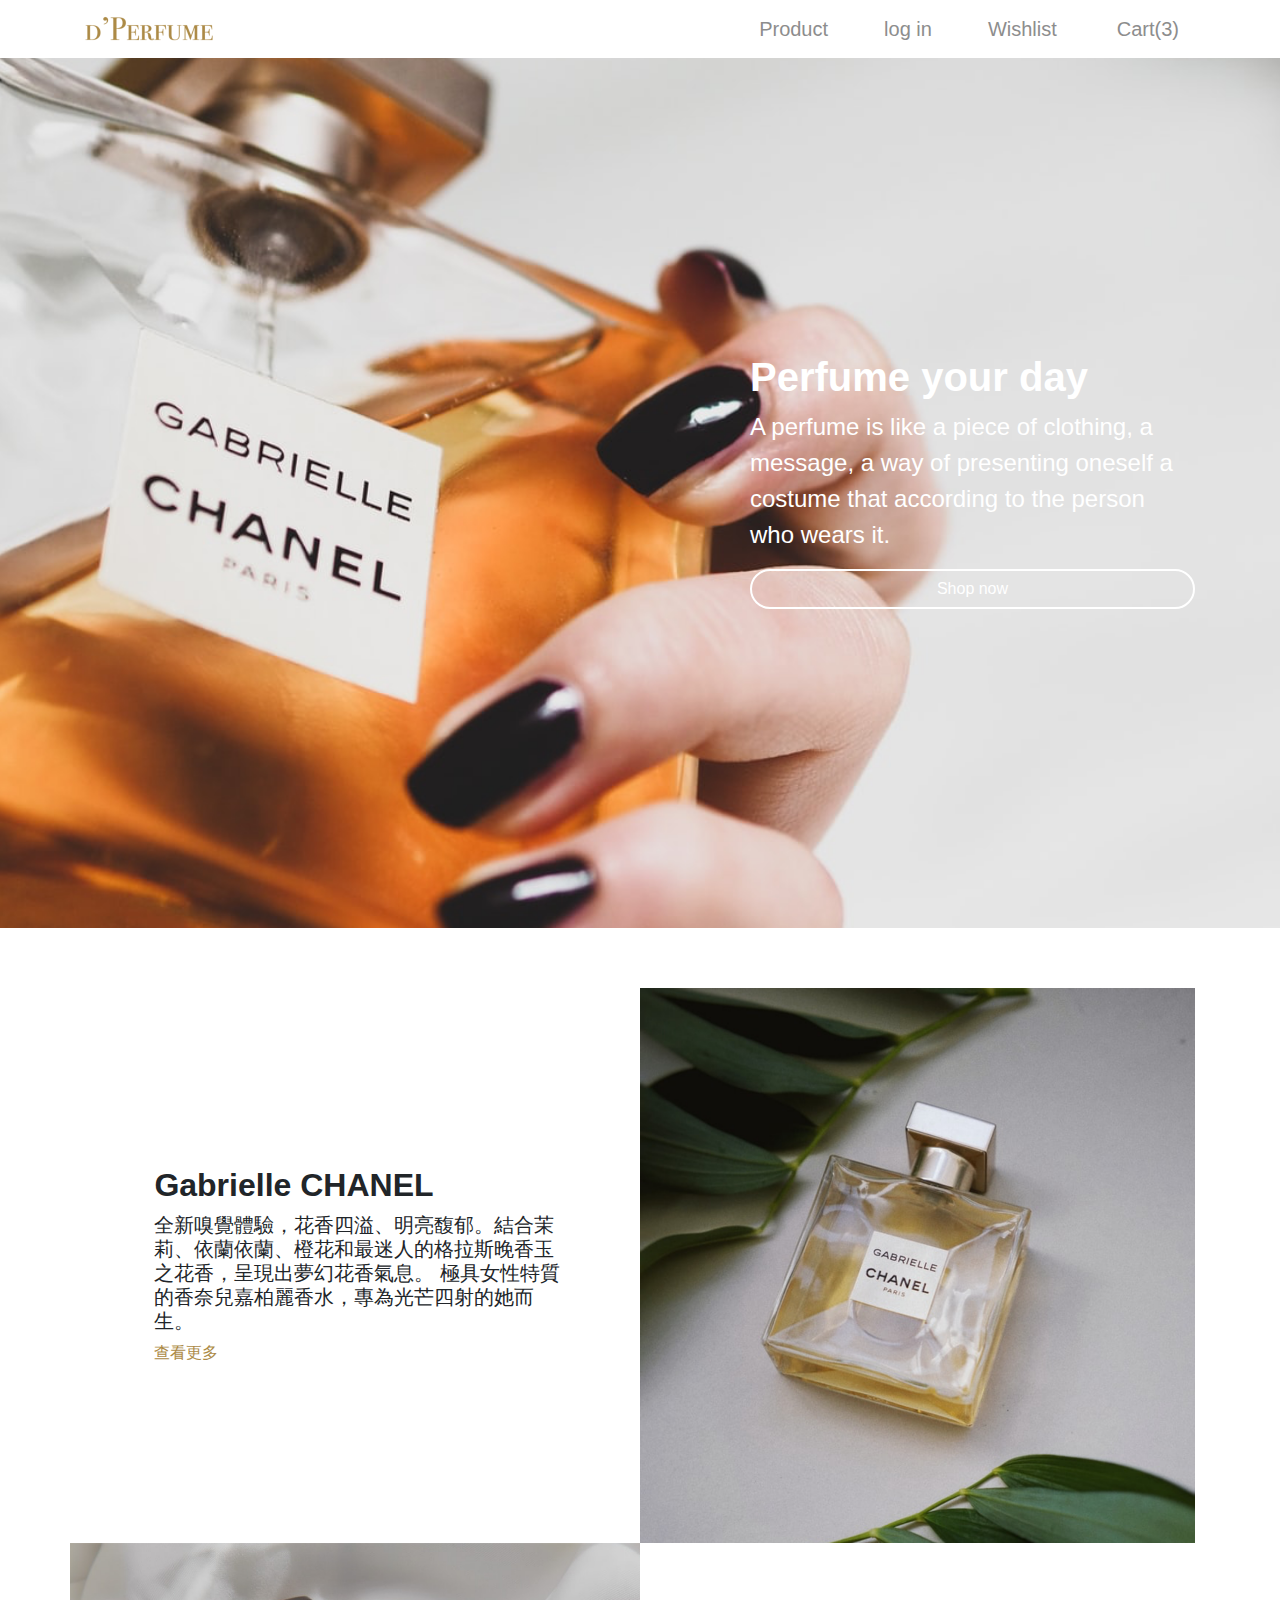
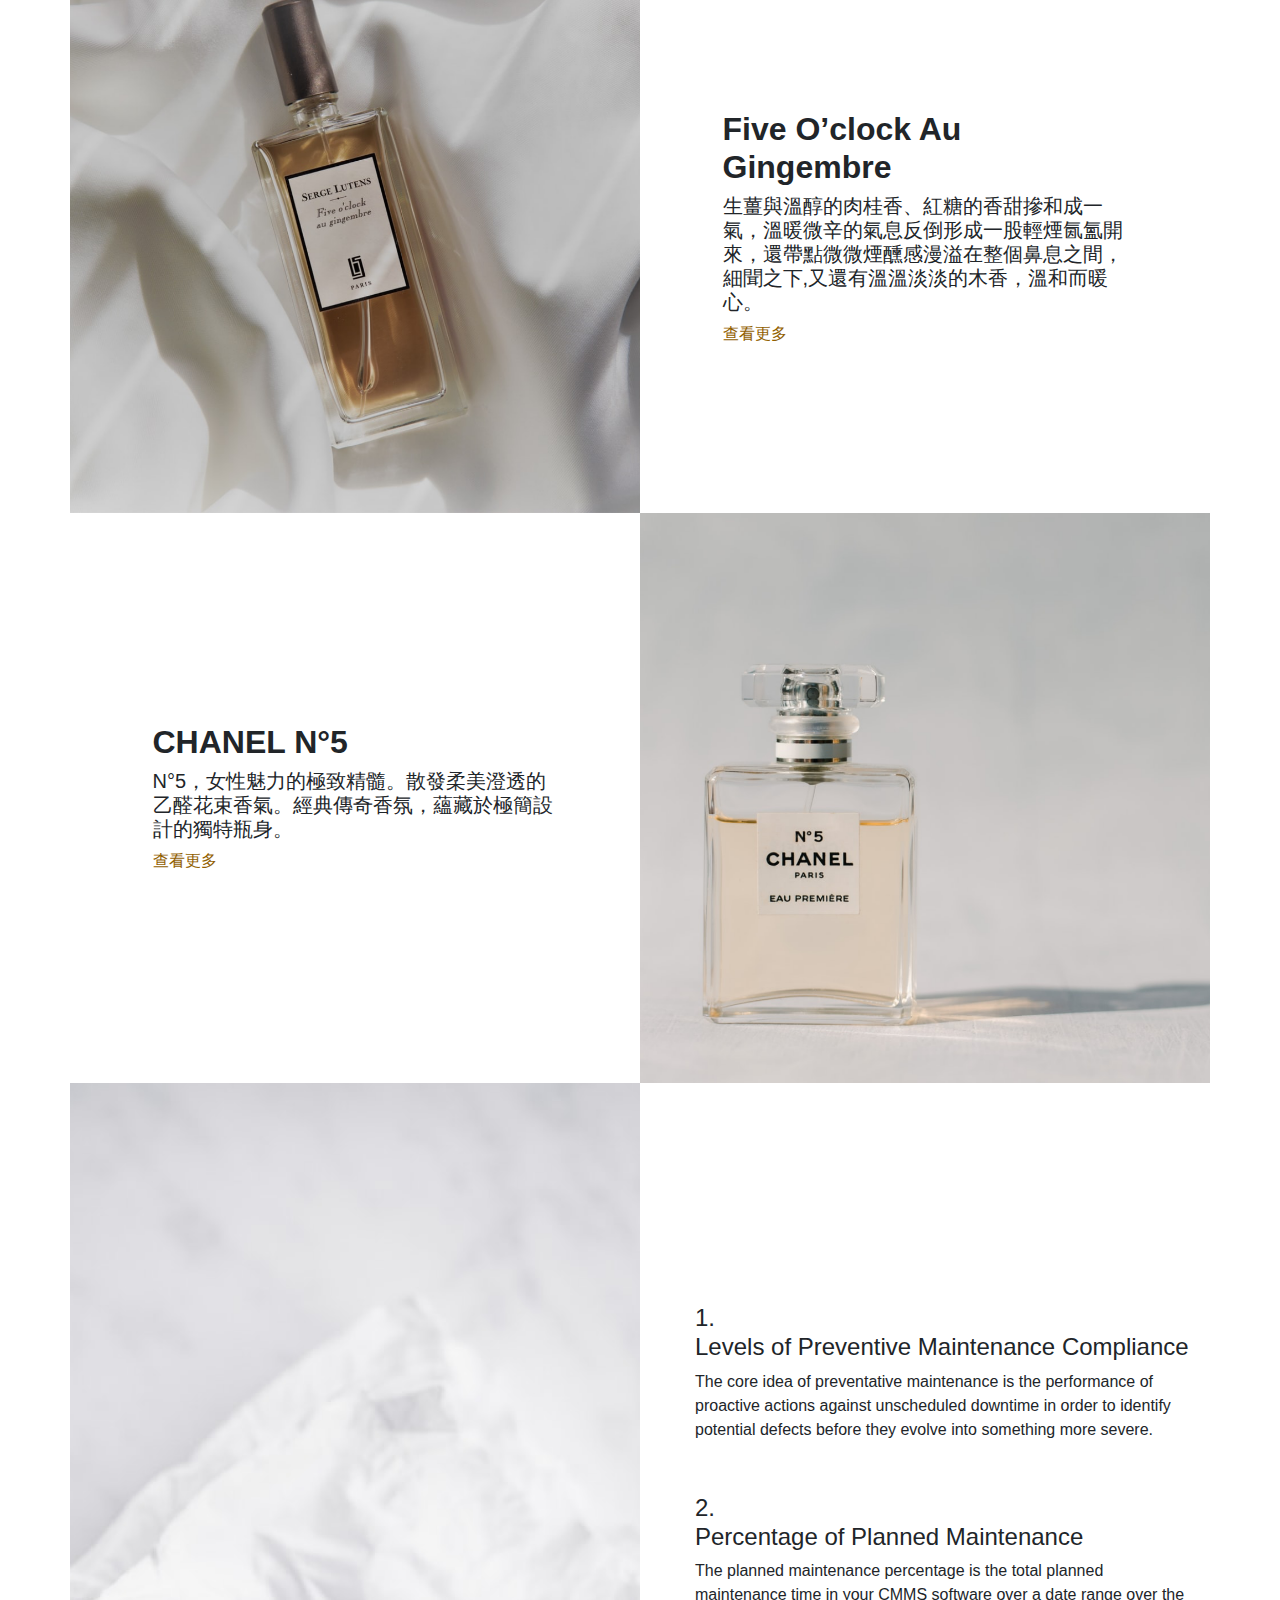
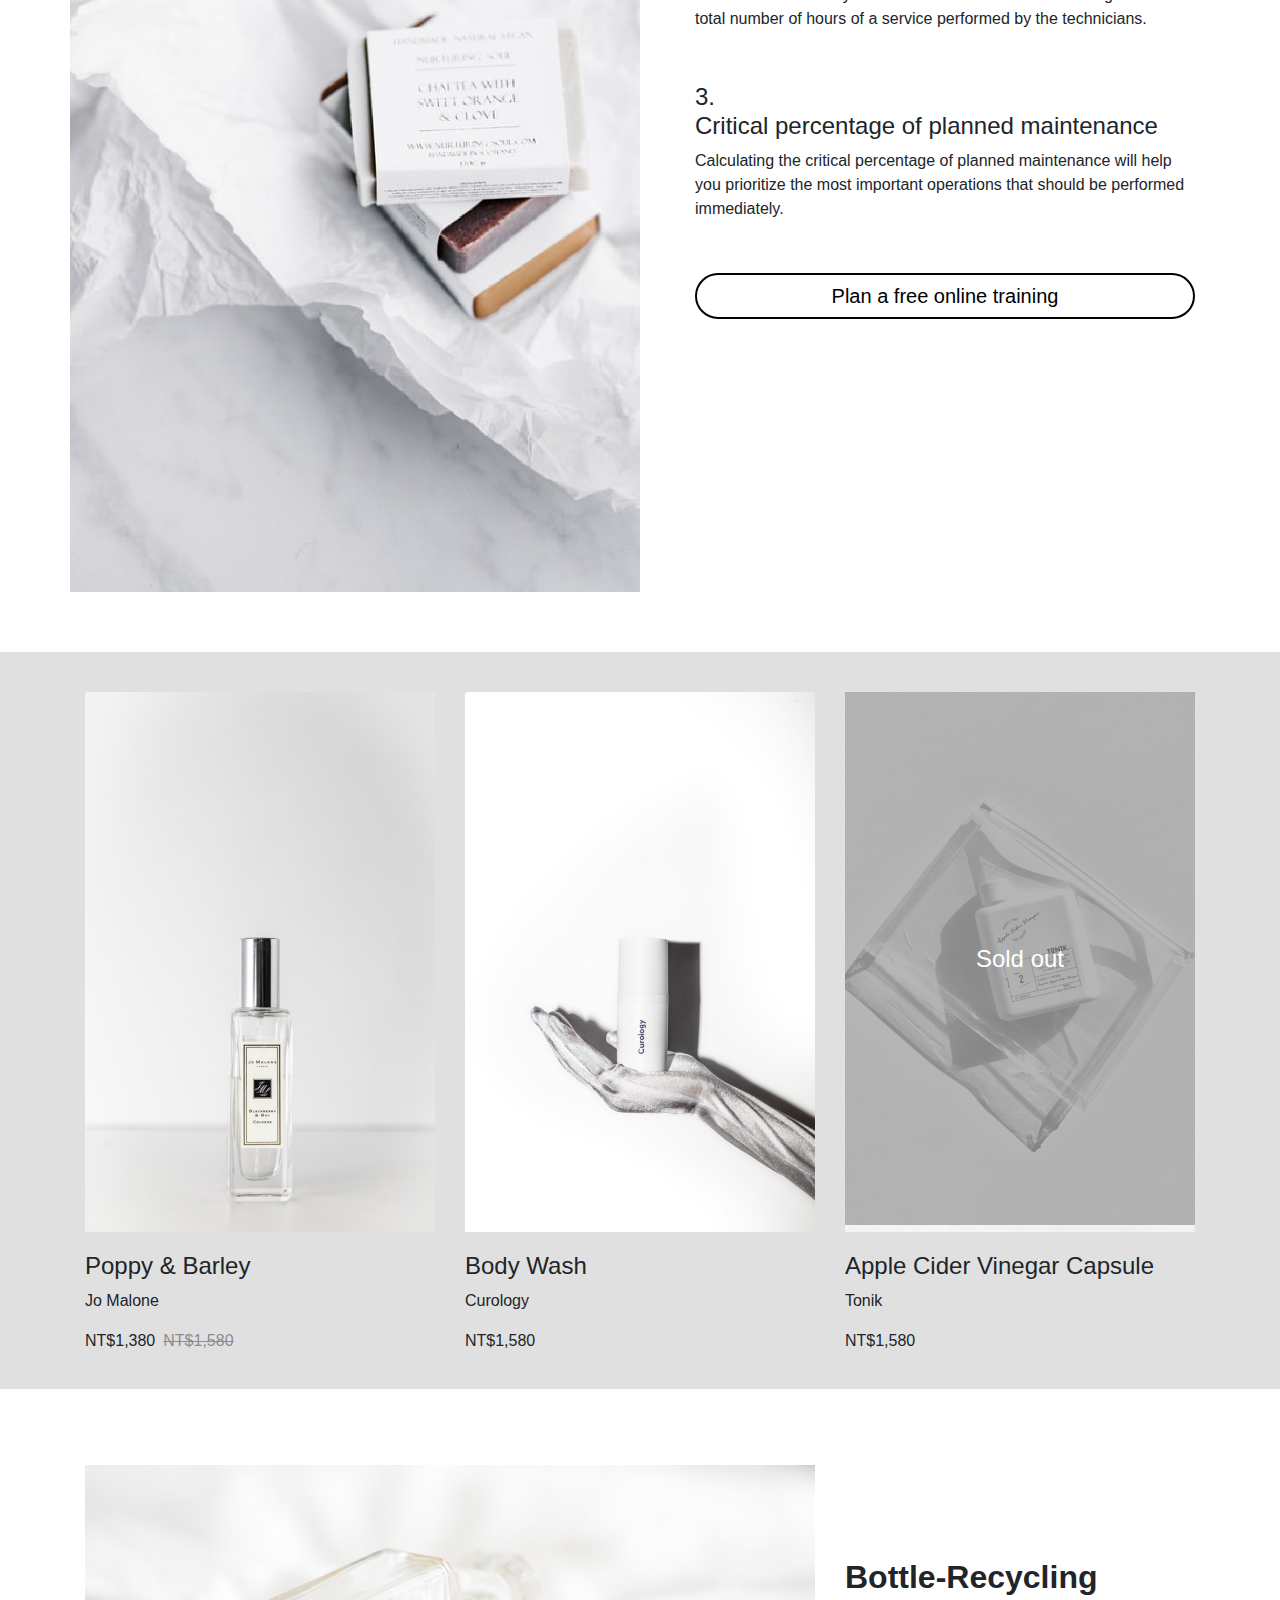
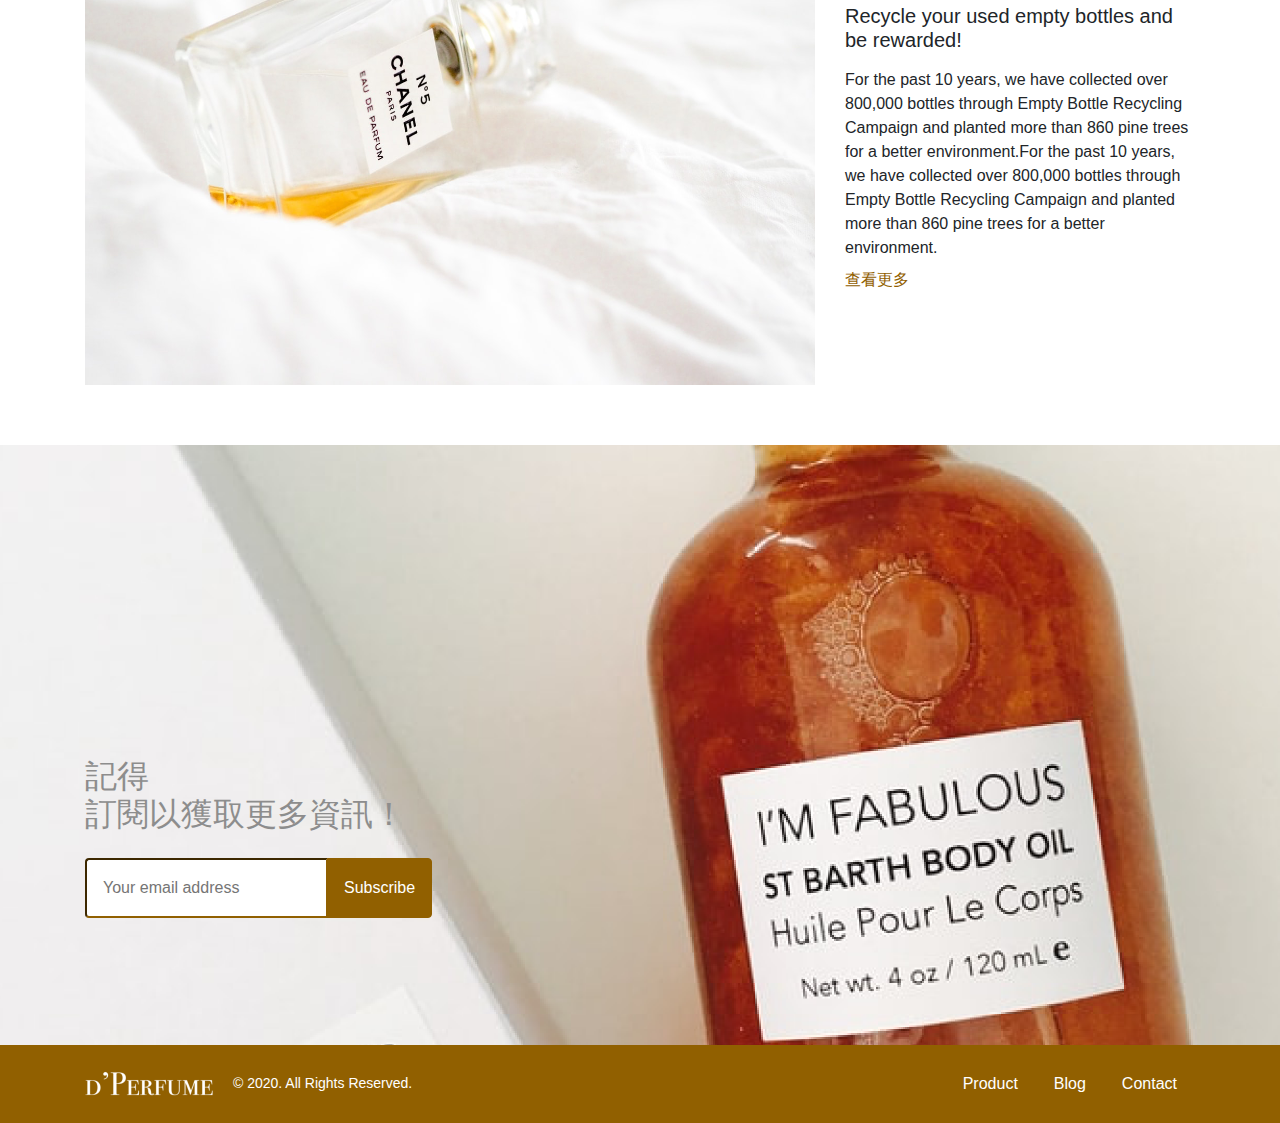
<file: index.html>
<!DOCTYPE html>
<html lang="en">

<head>
    <meta charset="UTF-8">
    <meta name="viewport" content="width=device-width, initial-scale=1.0">

    <title>D'Perfume</title>

    <link rel="shortcut icon" href="img/logo/d’Perfume-title.ico">
    <meta name='description' content='the website of perfume shop' />

    <meta property="og:title" content="D'Perfume" />
    <meta property="og:description" content="the website of perfume shop">
    <meta property="og:type" content="website" />
    <meta property="og:url" content="D'Perfume" />
    <meta property="og:image" content="img/main-banner.png" />

    <link href="img/logo/d’Perfume.png" rel="apple-touch-icon" />

    <meta http-equiv="X-UA-Compatible" content="IE=Edge" />

    <link rel="stylesheet" href="css/all.css">
    <link rel="stylesheet" href="https://cdnjs.cloudflare.com/ajax/libs/font-awesome/5.14.0/css/all.min.css"
        integrity="sha512-1PKOgIY59xJ8Co8+NE6FZ+LOAZKjy+KY8iq0G4B3CyeY6wYHN3yt9PW0XpSriVlkMXe40PTKnXrLnZ9+fkDaog=="
        crossorigin="anonymous" />
    <script src="js/jquery-3.5.1.min.js"></script>
    <script src="js/all.js"></script>
</head>

<body>
    <header class="position-relative">
        <div class="container">
            <nav class="d-flex justify-content-between align-items-center mb-40px mb-md-0">
                <h1 class="m-0"><a href="index.html" class="d-block">D'Perfume</a></h1>
                <ul class="header_menu d-none d-lg-flex justify-content-between m-0">
                    <li>
                        <a class="h5 d-flex align-items-center text-dark font-weight-light mb-0 p-3"
                            href="product.html">
                            <i class="fas fa-tshirt mr-2"></i>
                            <p class="m-0">Product</p>
                        </a>
                    </li>
                    <li>
                        <a class="h5 d-flex align-items-center text-dark font-weight-light mb-0 p-3" href="login.html">
                            <i class="fas fa-user-alt mr-1"></i>
                            <p class="m-0">log in</p>
                        </a>
                    </li>
                    <li>
                        <a class="h5 d-flex align-items-center text-dark font-weight-light mb-0 p-3" href="#">
                            <i class="fas fa-heart mr-1"></i>
                            <p class="m-0">Wishlist</p>
                        </a>
                    </li>
                    <li>
                        <a class="h5 d-flex align-items-center text-dark font-weight-light mb-0 p-3" href="#">
                            <i class="fas fa-shopping-cart mr-2"></i>
                            <p class="m-0">Cart(3)</p>
                        </a>
                    </li>
                </ul>
                <div class="header-mobile d-flex d-lg-none align-items-center">
                    <a class="cart-m position-relative" href="#">
                        <img src="./img/icon/shopping-cart.svg" alt="shopping-cart">
                        <p class="cart-mark rounded-circle bg-primary text-white">3</p>
                    </a>
                    <a class="ham" href="#"><img src="img/icon/bars.svg" alt="ham"></a>
                </div>
            </nav>
        </div>
        <div class="container-fluid">
            <ul class="header_menu-m d-block d-lg-none w-100 p-0">
                <li><a href="product.html" class="d-block text-white px-0 py-3">Product</a></li>
                <li><a href="#" class="d-block text-white px-0 py-3">Wishlist</a></li>
                <li><a href="#" class="d-block text-white px-0 py-3">Blog</a></li>
                <li><a href="#" class="d-block text-white px-0 py-3">Contact</a></li>
                <li><a href="login.html" class="d-block text-white px-0 py-3">Log in</a></li>
            </ul>
        </div>
        </div>
    </header>
    <!--頁面內容開始-->
    <div class="main_banner">
        <div class="container">
            <div class="row justify-content-center justify-content-lg-end">
                <div class="col-10 col-md-7 col-lg-5 text-white">
                    <h2 class="h1 font-weight-bold">Perfume your day</h2>
                    <p>A perfume is like a piece of clothing, a message, a way of presenting oneself a costume that
                        according to the person who wears it.</p>
                    <a href="product.html" class="btn btn-outline-white w-100">Shop now</a>
                </div>
            </div>
        </div>
    </div>
    <div class="main_content container mb-60px">
        <div class="row flex-column flex-md-row-reverse no-gutters">
            <div class="col-12 col-md-6 mb-2 mb-md-0">
                <img src="img/main/main-content-1.png" alt="Gabrielle CHANEL">
            </div>
            <div class="col-12 col-md-6 d-flex justify-content-center align-items-center mb-4 mb-md-0">
                <div class="main_content-inner">
                    <h3 class="h2 font-weight-bold">Gabrielle CHANEL</h3>
                    <p class="h5 font-weight-light">全新嗅覺體驗，花香四溢、明亮馥郁。結合茉莉、依蘭依蘭、橙花和最迷人的格拉斯晚香玉之花香，呈現出夢幻花香氣息。
                        極具女性特質的香奈兒嘉柏麗香水，專為光芒四射的她而生。</p>
                    <a href="#" class="text-secondary">查看更多</a>
                </div>
            </div>
        </div>
        <div class="row flex-column flex-md-row">
            <div class="col-12 col-md-6 mb-2 mb-md-0 p-0">
                <img src="img/main/main-content-2.png" alt="Five O’clock Au Gingembre">
            </div>
            <div class="col-12 col-md-6 d-flex justify-content-center align-items-center mb-4 mb-md-0">
                <div class="main_content-inner">
                    <h3 class="h2 font-weight-bold">Five O’clock Au Gingembre</h3>
                    <p class="h5 font-weight-light">
                        生薑與溫醇的肉桂香、紅糖的香甜摻和成一氣，溫暖微辛的氣息反倒形成一股輕煙氤氳開來，還帶點微微煙醺感漫溢在整個鼻息之間，細聞之下,又還有溫溫淡淡的木香，溫和而暖心。</p>
                    <a href="#">查看更多</a>
                </div>
            </div>
        </div>
        <div class="row flex-column flex-md-row-reverse">
            <div class="col-12 col-md-6 mb-2 mb-md-0 p-0">
                <img src="img/main/main-content-3.png" alt="CHANEL N°5">
            </div>
            <div class="col-12 col-md-6 d-flex justify-content-center align-items-center mb-4 mb-md-0">
                <div class="main_content-inner">
                    <h3 class="h2 font-weight-bold">CHANEL N°5</h3>
                    <p class="h5 font-weight-light">N°5，女性魅力的極致精髓。散發柔美澄透的乙醛花束香氣。經典傳奇香氛，蘊藏於極簡設計的獨特瓶身。</p>
                    <a href="#">查看更多</a>
                </div>
            </div>
        </div>
        <div class="row flex-column flex-md-row">
            <div class="col-12 col-md-6 mb-2 mb-md-0 p-0">
                <img src="img/main/main-content-4.png" alt="Five O’clock Au Gingembre">
            </div>
            <div class="col-12 col-md-6 d-flex justify-content-center align-items-center mb-4 mb-md-0">
                <div class="main_content-plan w-100">
                    <ul>
                        <li>
                            <h4>1. <br>Levels of Preventive Maintenance Compliance</h4>
                            <p>The core idea of preventative maintenance is the performance of proactive actions against
                                unscheduled downtime in order to identify potential defects before they evolve into
                                something more severe.</p>
                        </li>
                        <li>
                            <h4>2. <br>Percentage of Planned Maintenance</h4>
                            <p>The planned maintenance percentage is the total planned maintenance time in your CMMS
                                software over a date range over the total number of hours of a service performed by the
                                technicians.</p>
                        </li>
                        <li>
                            <h4>3. <br>Critical percentage of planned maintenance</h4>
                            <p>Calculating the critical percentage of planned maintenance will help you prioritize the
                                most important operations that should be performed immediately.</p>
                        </li>
                        <li>
                            <a href="#" class="btn btn-outline-dark w-100 text-black">Plan a free online training</a>
                        </li>
                    </ul>
                </div>
            </div>
        </div>
    </div>
    <div class="main_product pb-0 bg-light">
        <div class="container">
            <ul class="row list-unstyled">
                <li class="col-12 col-md-4">
                    <div class="card border-0">
                        <img class="card-img-top d-none d-md-block" src="img/main/main-product-1.png"
                            alt="Poppy & Barley">
                        <img class="d-block d-md-none" src="img/main/main-product-m-1.png" alt="Poppy & Barley">
                        <div class="card-body bg-light pl-0">
                            <h5 class="h4">Poppy & Barley</h5>
                            <p class="card-text font-weight-light">Jo Malone</p>
                            <p class="font-weight-light">NT$1,380<del class="text-dark pl-2">NT$1,580</del></p>
                        </div>
                    </div>
                </li>
                <li class="col-12 col-md-4">
                    <div class="card border-0">
                        <img class="card-img-top d-none d-md-block" src="img/main/main-product-2.png" alt="Body Wash">
                        <img class="d-block d-md-none" src="img/main/main-product-m-2.png" alt="Body Wash">
                        <div class="card-body bg-light pl-0">
                            <h5 class="h4">Body Wash</h5>
                            <p class="card-text font-weight-light">Curology</p>
                            <p class="font-weight-light">NT$1,580</p>
                        </div>
                    </div>
                </li>
                <li class="col-12 col-md-4">
                    <div class="card position-relative border-0">
                        <img class="card-img-top d-none d-md-block" src="img/main/main-product-3.png"
                            alt="Apple Cider Vinegar Capsule">
                        <img class="d-block d-md-none" src="img/main/main-product-m-3.png"
                            alt="Apple Cider Vinegar Capsule">
                        <p class="sold-out w-100 text-white">Sold out</p>
                        <div class="card-body bg-light pl-0">
                            <h5 class="h4">Apple Cider Vinegar Capsule</h5>
                            <p class="card-text font-weight-light">Tonik</p>
                            <p class="font-weight-light">NT$1,580</p>
                        </div>
                    </div>
                </li>
            </ul>
        </div>
    </div>
    <div class="main_feature">
        <div class="container">
            <div class="row flex-column flex-lg-row">
                <div class="col-12 col-lg-8 mb-2 mb-lg-0">
                    <img class="d-none d-md-block" src="img/main/main-feature.png" alt="Bottle-Recycling">
                    <img class="d-block d-md-none" src="img/main/main-feature-m.png" alt="Bottle-Recycling">
                </div>
                <div class="col-12 col-lg-4 d-flex justify-content-center align-items-center">
                    <div class="main_content-inner w-100">
                        <h3 class="h2 font-weight-bold">Bottle-Recycling</h3>
                        <p class="h5 font-weight-light">Recycle your used empty bottles and be rewarded!<br>
                            <span class="d-block pt-3">For the past 10 years, we have collected over 800,000 bottles
                                through Empty Bottle Recycling Campaign and planted more than 860 pine trees for a
                                better environment.For the past 10 years, we have collected over 800,000 bottles through
                                Empty Bottle Recycling Campaign and planted more than 860 pine trees for a better
                                environment.</span>
                        </p>
                        <a href="#">查看更多</a>
                    </div>
                </div>
            </div>
        </div>
    </div>
    <!--頁面內容結束-->
    <footer>
        <div class="footer_banner">
            <div class="container">
                <div class="subscribe">
                    <h2 class="text-dark mb-4">記得<br>訂閱以獲取更多資訊！</h2>
                    <div class="input-group">
                        <input type="text" class="border-primary rounded-left p-3" placeholder="Your email address">
                        <div class="input-group-append">
                            <button class="btn btn-primary btn-outline-primary text-white p-3"
                                type="button">Subscribe</button>
                        </div>
                    </div>
                </div>
            </div>
        </div>
        <div class="footer_menu bg-primary">
            <div class="container">
                <div class="footer_menu_inner d-flex justify-content-between align-items-center">
                    <div class="copyright d-flex align-items-center">
                        <img src="./img/logo/d’Perfume-white.png" alt="logo">
                        <p class="text-white m-0">© 2020. All Rights Reserved.</p>
                    </div>
                    <nav class="d-none d-lg-block">
                        <ul class="d-flex m-0">
                            <li><a href="product.html" class="text-white">Product</a></li>
                            <li><a href="#" class="text-white">Blog</a></li>
                            <li><a href="#" class="text-white">Contact</a></li>
                        </ul>
                    </nav>
                </div>
            </div>
        </div>
    </footer>
</body>

</html>
</file>
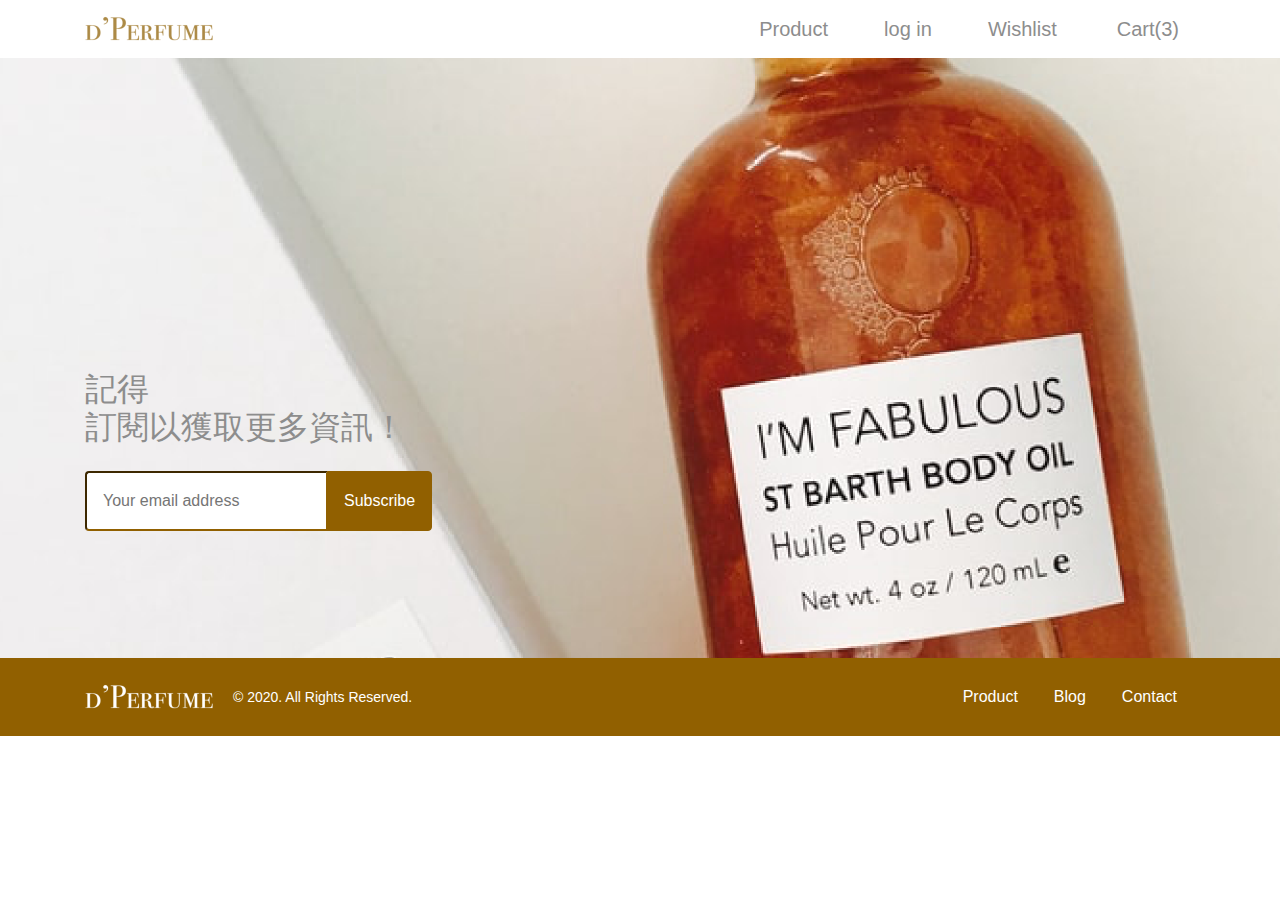
<file: _layout.html>
<!DOCTYPE html>
<html lang="en">
<head>
        <meta charset="UTF-8">
        <meta name="viewport" content="width=device-width, initial-scale=1.0">
        
        <title>D'Perfume</title>
    
        <link rel="shortcut icon" href="img/logo/d’Perfume-title.ico">
        <meta name='description' content='the website of perfume shop' />
    
        <meta property="og:title" content="D'Perfume" />
        <meta property="og:description" content="the website of perfume shop">
        <meta property="og:type" content="website" />
        <meta property="og:url" content="D'Perfume" />
        <meta property="og:image" content="img/main-banner.png" />
    
        <link href="img/logo/d’Perfume.png" rel="apple-touch-icon" />
    
        <meta http-equiv="X-UA-Compatible" content="IE=Edge" />
    
        <link rel="stylesheet" href="css/all.css">
        <link rel="stylesheet" href="https://cdnjs.cloudflare.com/ajax/libs/font-awesome/5.14.0/css/all.min.css" integrity="sha512-1PKOgIY59xJ8Co8+NE6FZ+LOAZKjy+KY8iq0G4B3CyeY6wYHN3yt9PW0XpSriVlkMXe40PTKnXrLnZ9+fkDaog==" crossorigin="anonymous" />
        <script src="js/jquery-3.5.1.min.js"></script>
        <script src="js/all.js"></script>
</head>
<body>
    <header class="position-relative">
        <div class="container">
            <nav class="d-flex justify-content-between align-items-center mb-40px mb-md-0">
                <h1 class="m-0"><a href="index.html" class="d-block">D'Perfume</a></h1>
                <ul class="header_menu d-none d-lg-flex justify-content-between m-0">
                    <li>
                        <a class="h5 d-flex align-items-center text-dark font-weight-light mb-0 p-3" href="product.html">
                            <i class="fas fa-tshirt mr-2"></i>
                            <p class="m-0">Product</p>
                        </a>
                    </li>
                    <li>
                        <a class="h5 d-flex align-items-center text-dark font-weight-light mb-0 p-3" href="login.html">
                            <i class="fas fa-user-alt mr-1"></i>
                            <p class="m-0">log in</p>
                        </a>
                    </li>
                    <li>
                        <a class="h5 d-flex align-items-center text-dark font-weight-light mb-0 p-3" href="#">
                            <i class="fas fa-heart mr-1"></i>
                            <p class="m-0">Wishlist</p>
                        </a>
                    </li>
                    <li>
                        <a class="h5 d-flex align-items-center text-dark font-weight-light mb-0 p-3" href="#">
                            <i class="fas fa-shopping-cart mr-2"></i>
                            <p class="m-0">Cart(3)</p>
                        </a>
                    </li>
                </ul>
                <div class="header-mobile d-flex d-lg-none align-items-center">
                    <a class="cart-m position-relative" href="#">
                        <img src="./img/icon/shopping-cart.svg" alt="shopping-cart">
                        <p class="cart-mark rounded-circle bg-primary text-white">3</p>
                    </a>
                    <a class="ham" href="#"><img src="img/icon/bars.svg" alt="ham"></a>
                </div>
            </nav>
        </div>
        <div class="container-fluid">
            <ul class="header_menu-m d-block d-lg-none w-100 p-0">
                <li><a href="product.html" class="d-block text-white px-0 py-3">Product</a></li>
                <li><a href="#" class="d-block text-white px-0 py-3">Wishlist</a></li>
                <li><a href="#" class="d-block text-white px-0 py-3">Blog</a></li>
                <li><a href="#" class="d-block text-white px-0 py-3">Contact</a></li>
                <li><a href="login.html" class="d-block text-white px-0 py-3">Log in</a></li>
            </ul>
        </div>
    </header>
    <!--頁面內容開始-->
    <div class="content"></div>
    <!--頁面內容結束-->
    <footer>
        <div class="footer_banner">
            <div class="container">
                <div class="subscribe">
                    <h2 class="text-dark mb-4">記得<br>訂閱以獲取更多資訊！</h2>
                    <div class="input-group">
                        <input type="text" class="border-primary rounded-left p-3" placeholder="Your email address">
                            <div class="input-group-append">
                                <button class="btn btn-primary btn-outline-primary text-white p-3" type="button">Subscribe</button>
                            </div>
                    </div>
                </div> 
            </div>   
        </div>
        <div class="footer_menu bg-primary">
            <div class="container">
                <div class="footer_menu_inner d-flex justify-content-between align-items-center">
                    <div class="copyright d-flex align-items-center">
                        <img src="./img/logo/d’Perfume-white.png" alt="logo">
                        <p class="text-white m-0">© 2020. All Rights Reserved.</p>
                    </div>
                    <nav class="d-none d-lg-block">
                        <ul class="d-flex m-0">
                            <li><a href="product.html" class="text-white">Product</a></li>
                            <li><a href="#" class="text-white">Blog</a></li>
                            <li><a href="#" class="text-white">Contact</a></li>
                        </ul>
                    </nav>
                </div>
            </div>
        </div>
    </footer>
</body>
</html>
</file>
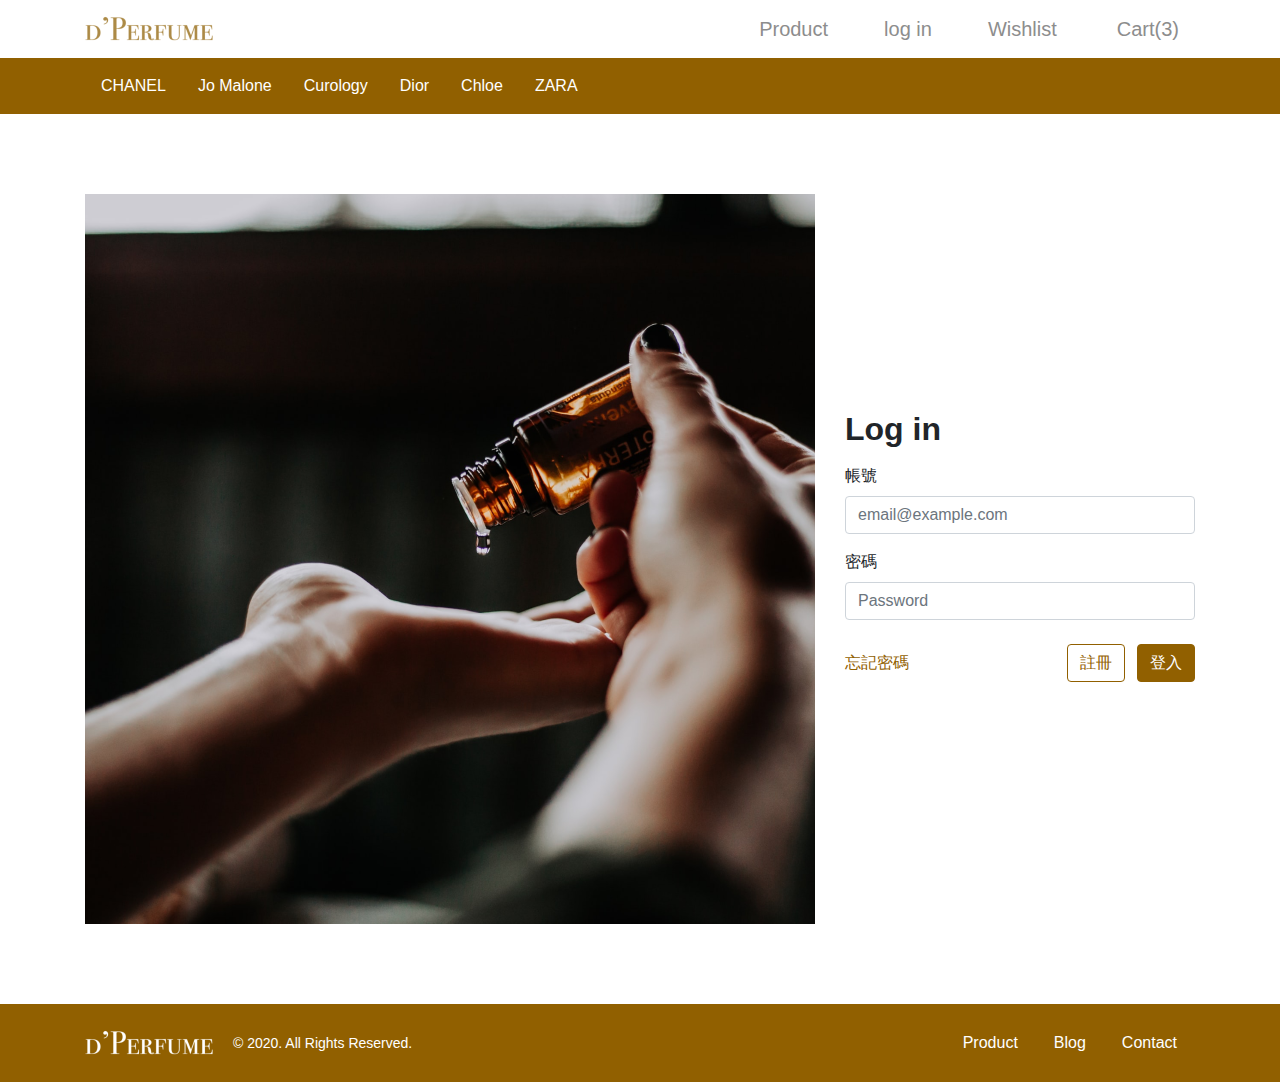
<file: login.html>
<!DOCTYPE html>
<html lang="en">
<head>
    <meta charset="UTF-8">
    <meta name="viewport" content="width=device-width, initial-scale=1.0">
    
    <title>D'Perfume</title>

    <link rel="shortcut icon" href="img/logo/d’Perfume-title.ico">
    <meta name='description' content='the website of perfume shop' />

    <meta property="og:title" content="D'Perfume" />
    <meta property="og:description" content="the website of perfume shop">
    <meta property="og:type" content="website" />
    <meta property="og:url" content="D'Perfume" />
    <meta property="og:image" content="img/main-banner.png" />

    <link href="img/logo/d’Perfume.png" rel="apple-touch-icon" />

    <meta http-equiv="X-UA-Compatible" content="IE=Edge" />

    <link rel="stylesheet" href="css/all.css">
    <link rel="stylesheet" href="https://cdnjs.cloudflare.com/ajax/libs/font-awesome/5.14.0/css/all.min.css" integrity="sha512-1PKOgIY59xJ8Co8+NE6FZ+LOAZKjy+KY8iq0G4B3CyeY6wYHN3yt9PW0XpSriVlkMXe40PTKnXrLnZ9+fkDaog==" crossorigin="anonymous" />
    <script src="js/jquery-3.5.1.min.js"></script>
    <script src="js/all.js"></script>
</head>
<body>
    <header class="position-relative">
        <div class="container">
            <nav class="d-flex justify-content-between align-items-center mb-40px mb-md-0">
                <h1 class="m-0"><a href="index.html" class="d-block">D'Perfume</a></h1>
                <ul class="header_menu d-none d-lg-flex justify-content-between m-0">
                    <li>
                        <a class="h5 d-flex align-items-center text-dark font-weight-light mb-0 p-3" href="product.html">
                            <i class="fas fa-tshirt mr-2"></i>
                            <p class="m-0">Product</p>
                        </a>
                    </li>
                    <li>
                        <a class="h5 d-flex align-items-center text-dark font-weight-light mb-0 p-3" href="login.html">
                            <i class="fas fa-user-alt mr-1"></i>
                            <p class="m-0">log in</p>
                        </a>
                    </li>
                    <li>
                        <a class="h5 d-flex align-items-center text-dark font-weight-light mb-0 p-3" href="#">
                            <i class="fas fa-heart mr-1"></i>
                            <p class="m-0">Wishlist</p>
                        </a>
                    </li>
                    <li>
                        <a class="h5 d-flex align-items-center text-dark font-weight-light mb-0 p-3" href="#">
                            <i class="fas fa-shopping-cart mr-2"></i>
                            <p class="m-0">Cart(3)</p>
                        </a>
                    </li>
                </ul>
                <div class="header-mobile d-flex d-lg-none align-items-center">
                    <a class="cart-m position-relative" href="#">
                        <img src="./img/icon/shopping-cart.svg" alt="shopping-cart">
                        <p class="cart-mark rounded-circle bg-primary text-white">3</p>
                    </a>
                    <a class="ham" href="#"><img src="img/icon/bars.svg" alt="ham"></a>
                </div>
            </nav>
        </div>
        <div class="container-fluid">
            <ul class="header_menu-m d-block d-lg-none w-100 p-0">
                <li><a href="product.html" class="d-block text-white px-0 py-3">Product</a></li>
                <li><a href="#" class="d-block text-white px-0 py-3">Wishlist</a></li>
                <li><a href="#" class="d-block text-white px-0 py-3">Blog</a></li>
                <li><a href="#" class="d-block text-white px-0 py-3">Contact</a></li>
                <li><a href="login.html" class="d-block text-white px-0 py-3">Log in</a></li>
            </ul>
        </div>
    </header>
    <!--頁面內容開始-->
    <div class="product_category bg-primary d-none d-lg-flex mb-80px">
        <div class="container">
            <ul class="d-flex m-0 p-0">
                <li><a href="#" class="d-block text-white p-3">CHANEL</a></li>
                <li><a href="#" class="d-block text-white p-3">Jo Malone</a></li>
                <li><a href="#" class="d-block text-white p-3">Curology</a></li>
                <li><a href="#" class="d-block text-white p-3">Dior</a></li>
                <li><a href="#" class="d-block text-white p-3">Chloe</a></li>
                <li><a href="#" class="d-block text-white p-3">ZARA</a></li>
            </ul>
        </div>
    </div>
    <div class="login_content">
        <div class="container">
            <div class="row align-items-center">
                <div class="col-12 col-md-8">
                    <img src="img/login-pic.png" class="d-none d-md-block mb-80px" alt="product pic">
                    <img src="img/login-pic-m.png" class="d-block d-md-none mb-4" alt="product pic">
                </div>
                <div class="col-12 col-md-4">
                    <h2 class="font-weight-bold mb-3">Log in</h3>
                    <form>
                        <div class="form-group">
                            <label for="account">帳號</label>
                            <input type="text" class="form-control" id="account" placeholder="email@example.com">
                        </div>
                        <div class="form-group mb-4">
                            <label for="pwd">密碼</label>
                            <input type="text" class="form-control" id="pwd" placeholder="Password">
                        </div>
                        <div class="button-group d-flex justify-content-between align-items-center">
                            <a href="#" class="text-primary">忘記密碼</a>
                            <div class="button-group-inner">
                                <button type="button" class="btn btn-outline-primary mr-2">註冊</button>
                                <a href="member.html" class="btn btn-primary" role="button">登入</a>
                            </div>
                        </div>
                    </form>
                </div>
            </div>
        </div>
    </div>
    <!--頁面內容結束-->
    <footer>
        <div class="footer_menu bg-primary">
            <div class="container">
                <div class="footer_menu_inner d-flex justify-content-between align-items-center">
                    <div class="copyright d-flex align-items-center">
                        <img src="./img/logo/d’Perfume-white.png" alt="logo">
                        <p class="text-white m-0">© 2020. All Rights Reserved.</p>
                    </div>
                    <nav class="d-none d-lg-block">
                        <ul class="d-flex m-0">
                            <li><a href="product.html" class="text-white">Product</a></li>
                            <li><a href="#" class="text-white">Blog</a></li>
                            <li><a href="#" class="text-white">Contact</a></li>
                        </ul>
                    </nav>
                </div>
            </div>
        </div>
    </footer>
</body>
</html>
</file>
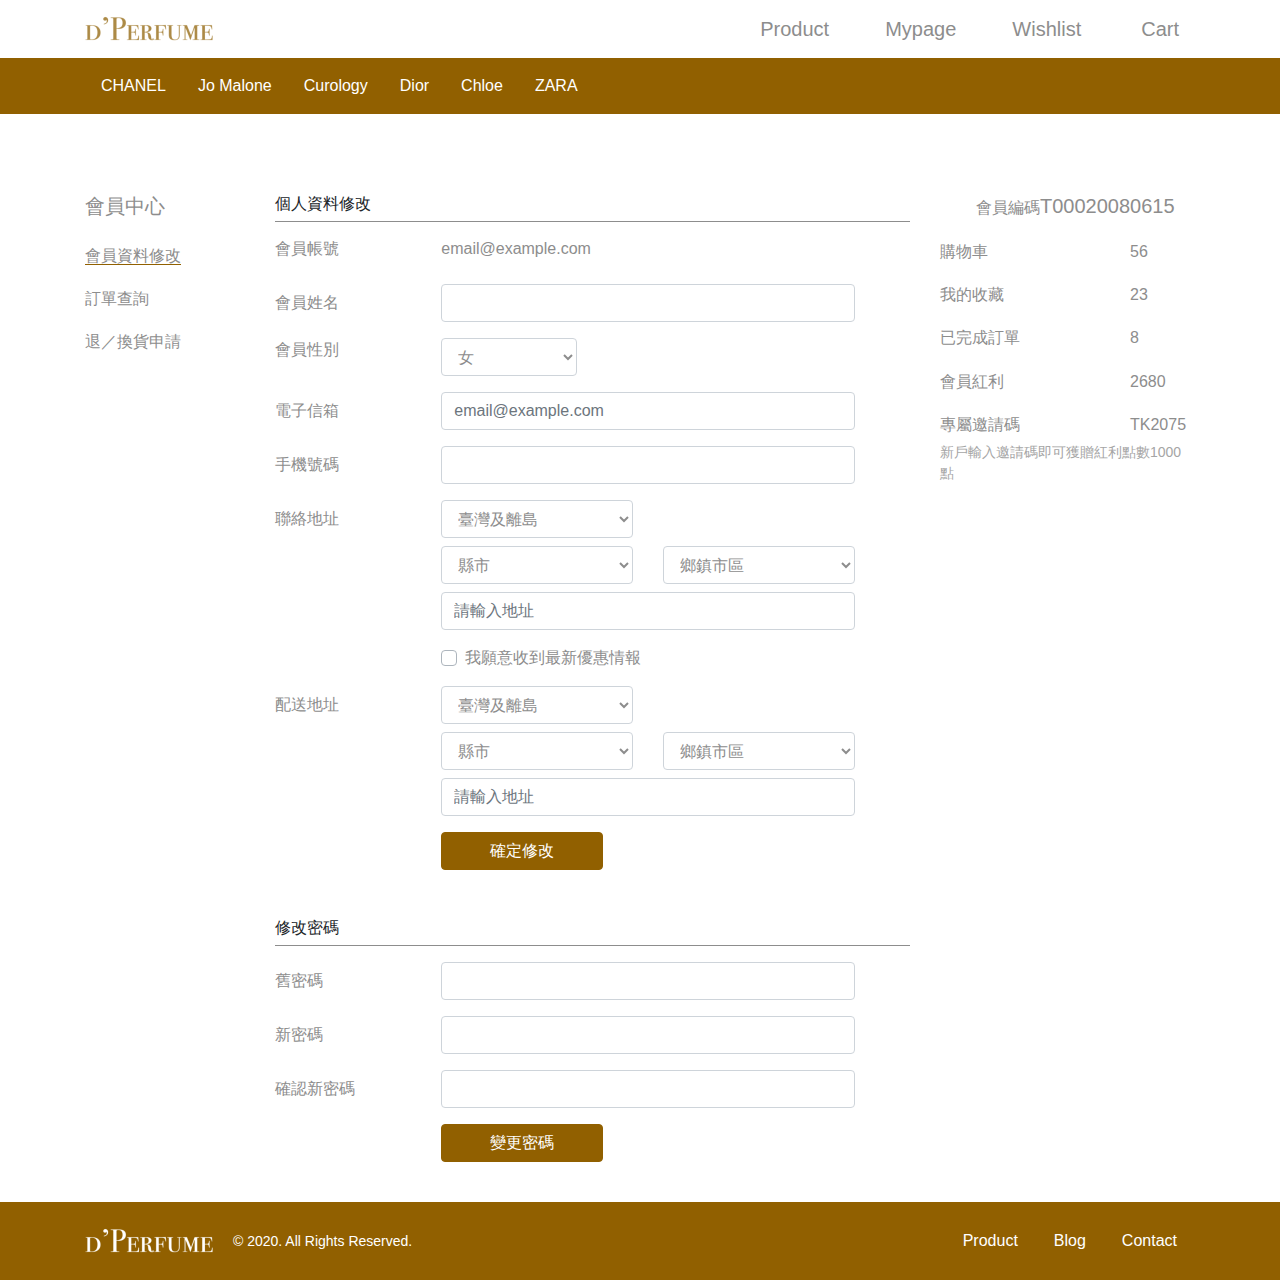
<file: member.html>
<!DOCTYPE html>
<html lang="en">
<head>
    <meta charset="UTF-8">
    <meta name="viewport" content="width=device-width, initial-scale=1.0">
    
    <title>D'Perfume</title>

    <link rel="shortcut icon" href="img/logo/d’Perfume-title.ico">
    <meta name='description' content='the website of perfume shop' />

    <meta property="og:title" content="D'Perfume" />
    <meta property="og:description" content="the website of perfume shop">
    <meta property="og:type" content="website" />
    <meta property="og:url" content="D'Perfume" />
    <meta property="og:image" content="img/main-banner.png" />

    <link href="img/logo/d’Perfume.png" rel="apple-touch-icon" />

    <meta http-equiv="X-UA-Compatible" content="IE=Edge" />

    <link rel="stylesheet" href="css/all.css">
    <link rel="stylesheet" href="https://cdnjs.cloudflare.com/ajax/libs/font-awesome/5.14.0/css/all.min.css" integrity="sha512-1PKOgIY59xJ8Co8+NE6FZ+LOAZKjy+KY8iq0G4B3CyeY6wYHN3yt9PW0XpSriVlkMXe40PTKnXrLnZ9+fkDaog==" crossorigin="anonymous" />
    <script src="js/jquery-3.5.1.min.js"></script>
    <script src="js/all.js"></script>
</head>
<body>
    <header class="position-relative">
        <div class="container">
            <nav class="d-flex justify-content-between align-items-center mb-40px mb-md-0">
                <h1 class="m-0"><a href="index.html" class="d-block">D'Perfume</a></h1>
                <ul class="header_menu d-none d-lg-flex justify-content-between m-0">
                    <li>
                        <a class="h5 d-flex align-items-center text-dark font-weight-light mb-0 p-3" href="product.html">
                            <i class="fas fa-tshirt mr-2"></i>
                            <p class="m-0">Product</p>
                        </a>
                    </li>
                    <li>
                        <a class="h5 d-flex align-items-center text-dark font-weight-light mb-0 p-3" href="member.html">
                            <i class="fas fa-user-alt mr-1"></i>
                            <p class="m-0">Mypage</p>
                        </a>
                    </li>
                    <li>
                        <a class="h5 d-flex align-items-center text-dark font-weight-light mb-0 p-3" href="#">
                            <i class="fas fa-heart mr-1"></i>
                            <p class="m-0">Wishlist</p>
                        </a>
                    </li>
                    <li>
                        <a class="h5 d-flex align-items-center text-dark font-weight-light mb-0 p-3" href="#">
                            <i class="fas fa-shopping-cart mr-2"></i>
                            <p class="m-0">Cart</p>
                        </a>
                    </li>
                </ul>
                <div class="header-mobile d-flex d-lg-none align-items-center">
                    <a class="cart-m position-relative" href="#">
                        <img src="./img/icon/shopping-cart.svg" alt="shopping-cart">
                        <p class="cart-mark rounded-circle bg-primary text-white">3</p>
                    </a>
                    <a class="ham" href="#"><img src="img/icon/bars.svg" alt="ham"></a>
                </div>
            </nav>
        </div>
        <div class="container-fluid">
            <ul class="header_menu-m d-block d-lg-none w-100 p-0">
                <li><a href="product.html" class="d-block text-white px-0 py-3">Product</a></li>
                <li><a href="#" class="d-block text-white px-0 py-3">Wishlist</a></li>
                <li><a href="#" class="d-block text-white px-0 py-3">Blog</a></li>
                <li><a href="#" class="d-block text-white px-0 py-3">Contact</a></li>
                <li><a href="member.html" class="d-block text-white px-0 py-3">Mypage</a></li>
            </ul>
        </div>        
    </header>
    <!--頁面內容開始-->
    <div class="product_category bg-primary d-none d-lg-flex mb-80px">
        <div class="container">
            <ul class="d-flex m-0 p-0">
                <li><a href="#" class="d-block text-white p-3">CHANEL</a></li>
                <li><a href="#" class="d-block text-white p-3">Jo Malone</a></li>
                <li><a href="#" class="d-block text-white p-3">Curology</a></li>
                <li><a href="#" class="d-block text-white p-3">Dior</a></li>
                <li><a href="#" class="d-block text-white p-3">Chloe</a></li>
                <li><a href="#" class="d-block text-white p-3">ZARA</a></li>
            </ul>
        </div>
    </div>
    <div class="member_content">
        <div class="container">
            <div class="row flex-lg-row-reverse">
                <div class="col-12 d-flex d-lg-none justify-content-between mb-40px">
                    <h2 class="h6 active"><a href="#" class="text-dark">會員資料修改</a></h2>
                    <h2 class="h6"><a href="#" class="text-dark">訂單查詢</a></h2>
                    <h2 class="h6"><a href="#" class="text-dark">退／換貨申請</a></h2>
                </div>
                <div class="col-12 col-lg-3 text-dark">
                    <div class="member_content-info d-flex justify-content-start align-items-center mb-4">
                        <i class="fas fa-user-alt mr-1 mr-md-3"></i>
                        <h3 class="h6 text-dark font-weight-light mr-1 mb-0">會員編碼<span class="h5 font-weight-normal mx-1 mx-md-0">T00020080615</span></h3>
                    </div>
                    <div class="row">
                        <div class="col-4 col-lg-8 mb-3"><h4 class="h6 font-weight-light">購物車</h4></div>
                        <div class="col-2 col-lg-4"><h4 class="h6 font-weight-light">56</h4></div>
                    </div>
                    <div class="row">
                        <div class="col-4 col-lg-8 mb-3"><h4 class="h6 font-weight-light">我的收藏</h4></div>
                        <div class="col-2 col-lg-4"><h4 class="h6 font-weight-light">23</h4></div>
                    </div>
                    <div class="row">
                        <div class="col-4 col-lg-8 mb-3"><h4 class="h6 font-weight-light">已完成訂單</h4></div>
                        <div class="col-2 col-lg-4"><h4 class="h6 font-weight-light">8</h4></div>
                    </div>
                    <div class="row">
                        <div class="col-4 col-lg-8 mb-3"><h4 class="h6 font-weight-light">會員紅利</h4></div>
                        <div class="col-2 col-lg-4"><h4 class="h6 font-weight-light">2680</h4></div>
                    </div>
                    <div class="row">
                        <div class="col-4 col-lg-8"><h4 class="h6 font-weight-light">專屬邀請碼</h4></div>
                        <div class="col-2 col-lg-4"><h4 class="h6 font-weight-light">TK2075</h4></div>
                    </div>
                    <p class="text-lightGray mb-40px">新戶輸入邀請碼即可獲贈紅利點數1000點</p>
                </div>
                <div class="col-12 col-lg-6 col-lg-7">
                    <h3 class="h6 border-dark border-bottom pb-2">個人資料修改</h3>
                    <form class="text-dark mb-5">
                        <div class="form-group row">
                            <label class="col-4 col-md-3 col-form-label">會員帳號</label>
                            <label class="col-7 col-form-label">email@example.com</label>
                        </div>
                        <div class="form-group row">
                            <label for="inputName" class="col-4 col-md-3 col-form-label">會員姓名</label>
                            <div class="col-7 col-md-8">
                                <input type="text" class="form-control" id="inputName" placeholder="">
                            </div>
                        </div>
                        <div class="form-group row">
                            <label for="selectGender"" class="col-4 col-md-3 col-md-3col-form-label">會員性別</label>
                            <div class="col-3 col-md-2 col-lg-3">
                                <select class="form-control text-dark" id="selectGender">
                                    <option>女</option>
                                    <option>男</option>
                                    <option>其他</option>
                                </select>
                            </div> 
                        </div>
                        <div class="form-group row">
                            <label for="inputEmail" class="col-4 col-md-3 col-form-label">電子信箱</label>
                            <div class="col-7 col-md-8">
                                <input type="text" class="form-control" id="inputEmail" placeholder="email@example.com">
                            </div>
                        </div>
                        <div class="form-group row">
                            <label for="inputPhone" class="col-4 col-md-3 col-form-label">手機號碼</label>
                            <div class="col-7 col-md-8">
                                <input type="text" class="form-control" id="inputPhone" placeholder="">
                            </div>
                        </div>
                        <div class="form-group row mb-2">
                            <label for="contactAddress" class="col-4 col-md-3 col-form-label">聯絡地址</label>
                            <div class="col-6 col-md-4">
                                <select id="contactAddress" class="form-control text-dark" required>
                                    <option value="">臺灣及離島</option>
                                    <option value="mainland">臺灣</option>
                                    <option value="offshoreIsland">離島</option>
                                </select>
                            </div>
                        </div>
                        <div class="form-group row mb-2">
                            <div class="offset-4 col-3 offset-md-3 col-md-4 mb-2 mb-sm-0">
                                <select id="contactCounty" class="form-control text-dark" required>
                                    <option value="">縣市</option>
                                </select>
                            </div>
                            <div class="col-4 col-md-4">
                                <select id="contactDistrict" class="form-control text-dark" required>
                                    <option value="">鄉鎮市區</option>
                                </select>
                            </div>
                        </div>
                        <div class="form-group row">
                            <div class="offset-4 col-8 offset-md-3">
                                <input type="text" class="form-control" placeholder="請輸入地址">
                            </div>
                        </div>
                        <div class="form-group row">
                          <div class="offset-4 col-8 offset-md-3 col-md-8">
                            <div class="custom-control custom-checkbox">
                              <input class="custom-control-input" type="checkbox" id="getPreferentialInfo">
                              <label class="custom-control-label" for="getPreferentialInfo">我願意收到最新優惠情報</label>
                            </div>
                          </div>
                        </div>
                        <div class="form-group row mb-2">
                            <label for="deliveryAddress" class="col-4 col-md-3 col-form-label">配送地址</label>
                            <div class="col-6 col-md-4">
                                <select id="deliveryAddress" class="form-control text-dark" required>
                                    <option value="">臺灣及離島</option>
                                    <option value="mainland">臺灣</option>
                                    <option value="offshoreIsland">離島</option>
                                </select>
                            </div>
                        </div>
                        <div class="form-group row mb-2">
                            <div class="offset-4 col-3 offset-md-3 col-md-4 mb-2 mb-sm-0">
                                <select id="deliveryCounty" class="form-control text-dark" required>
                                    <option value="">縣市</option>
                                </select>
                            </div>
                            <div class="col-4 col-md-4">
                                <select id="deliveryDistrict" class="form-control text-dark" required>
                                    <option value="">鄉鎮市區</option>
                                </select>
                            </div>
                        </div>
                        <div class="form-group row">
                            <div class="offset-4 col-8 offset-md-3">
                                <input type="text" class="form-control" placeholder="請輸入地址">
                            </div>
                        </div>
                        <div class="form-group row">
                          <div class="offset-4 col-8 offset-md-3">
                            <button type="submit" class="btn btn-primary px-5">確定修改</button>
                          </div>
                        </div>
                    </form>
                    <h3 class="h6 border-dark border-bottom mb-3 pb-2">修改密碼</h3>
                    <form class="text-dark">
                        <div class="form-group row">
                            <label for="inputEmail" class="col-4 col-md-3 col-form-label">舊密碼</label>
                            <div class="col-8 col-md-8">
                                <input type="password" class="form-control" id="inputEmail" placeholder="">
                            </div>
                        </div>
                        <div class="form-group row">
                            <label for="inputEmail" class="col-4 col-md-3 col-form-label">新密碼</label>
                            <div class="col-8 col-md-8">
                                <input type="password" class="form-control" id="inputEmail" placeholder="">
                            </div>
                        </div>
                        <div class="form-group row">
                            <label for="inputEmail" class="col-4 col-md-3 col-form-label">確認新密碼</label>
                            <div class="col-8 col-md-8">
                                <input type="password" class="form-control" id="inputEmail" placeholder="">
                            </div>
                        </div>
                        <div class="form-group row mb-40px">
                            <div class="offset-4 col-8 offset-md-3">
                                <button type="submit" class="btn btn-primary px-5">變更密碼</button>
                            </div>
                        </div>
                    </form>
                </div>
                <div class="col-md-3 col-lg-2 d-none d-lg-block">
                    <h5 class="text-dark mb-28px">會員中心</h5>
                    <h6 class="mb-4"><a href="#" class="text-dark border-primary border-bottom">會員資料修改</a></h6>
                    <h6 class="mb-4"><a href="#" class="text-dark">訂單查詢</a></h6>
                    <h6 class="mb-4"><a href="#" class="text-dark">退／換貨申請</a></h6>
                </div>
            </div>
        </div>
    </div>
    <!--頁面內容結束-->
    <footer>
        <div class="footer_menu bg-primary">
            <div class="container">
                <div class="footer_menu_inner d-flex justify-content-between align-items-center">
                    <div class="copyright d-flex align-items-center">
                        <img src="./img/logo/d’Perfume-white.png" alt="logo">
                        <p class="text-white m-0">© 2020. All Rights Reserved.</p>
                    </div>
                    <nav class="d-none d-lg-block">
                        <ul class="d-flex m-0">
                            <li><a href="product.html" class="text-white">Product</a></li>
                            <li><a href="#" class="text-white">Blog</a></li>
                            <li><a href="#" class="text-white">Contact</a></li>
                        </ul>
                    </nav>
                </div>
            </div>
        </div>
    </footer>
</body>
</html>
</file>
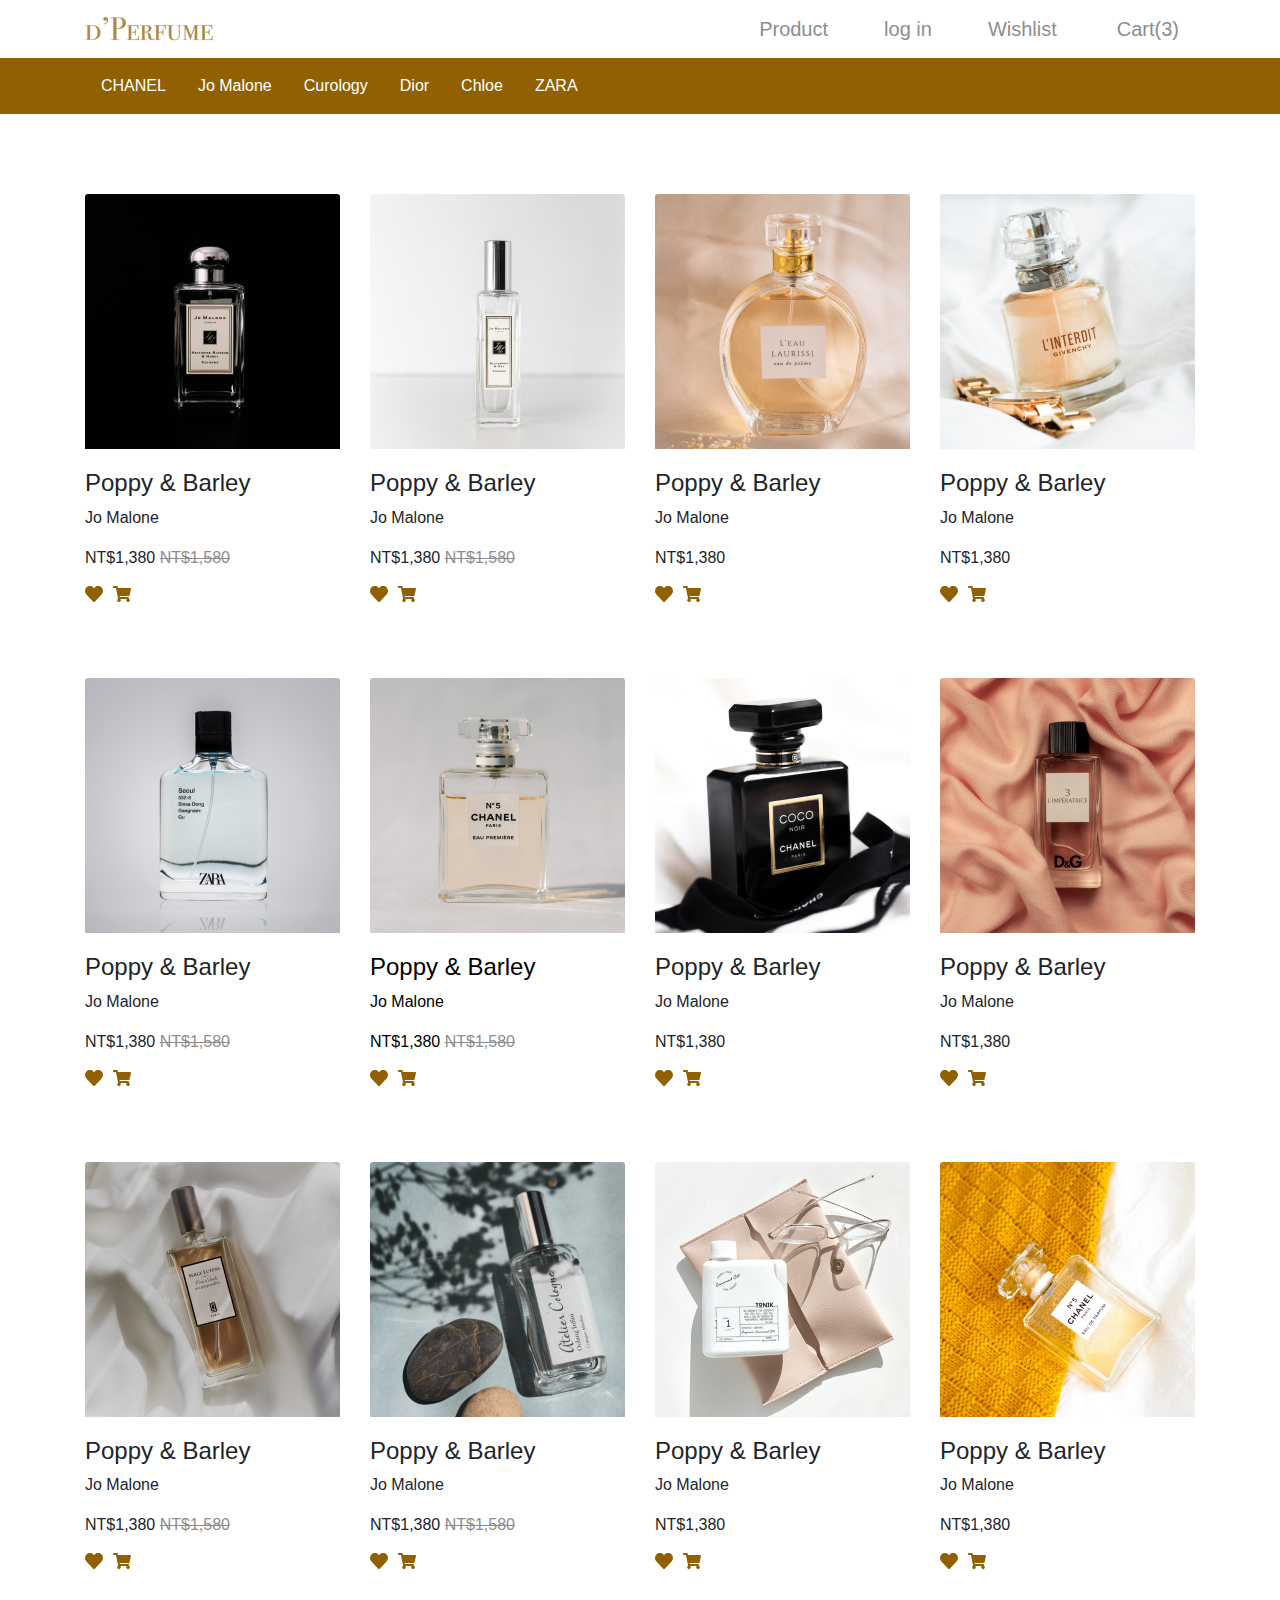
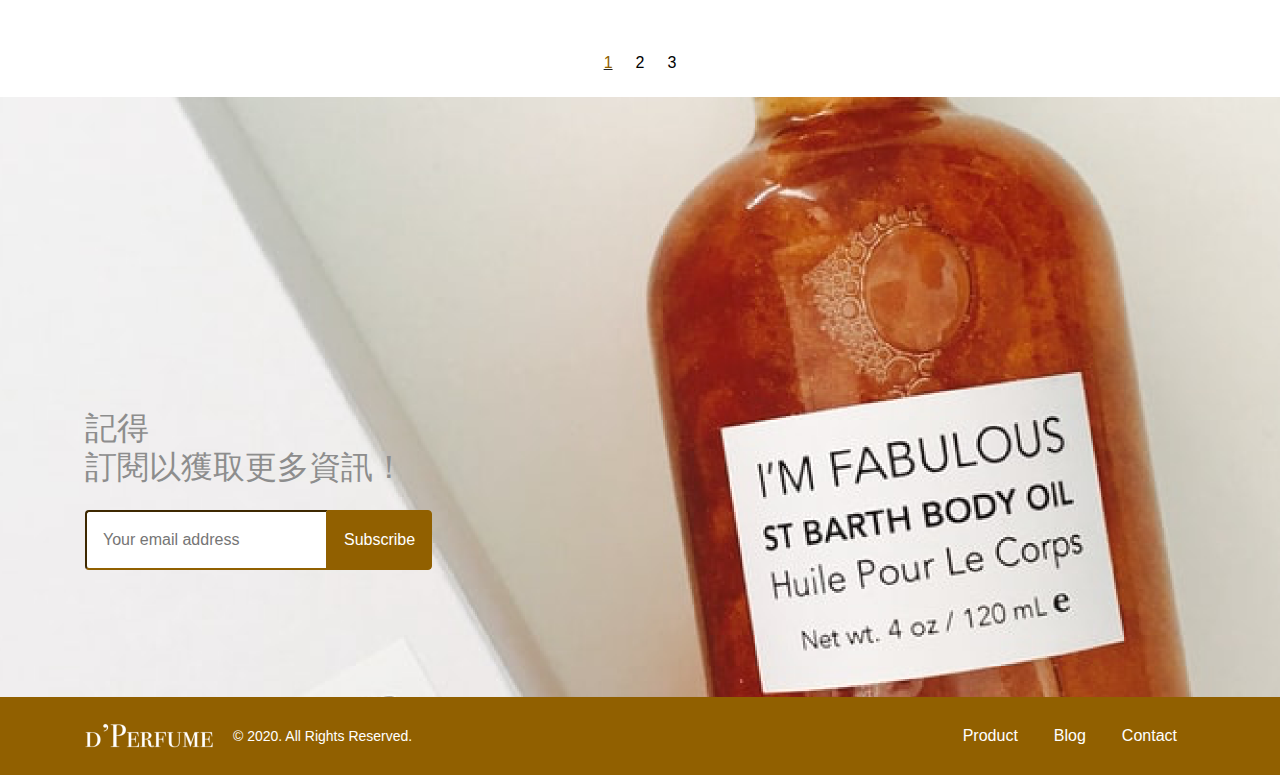
<file: product.html>
<!DOCTYPE html>
<html lang="en">

<head>
    <meta charset="UTF-8">
    <meta name="viewport" content="width=device-width, initial-scale=1.0">

    <title>D'Perfume</title>

    <link rel="shortcut icon" href="img/logo/d’Perfume-title.ico">
    <meta name='description' content='the website of perfume shop' />

    <meta property="og:title" content="D'Perfume" />
    <meta property="og:description" content="the website of perfume shop">
    <meta property="og:type" content="website" />
    <meta property="og:url" content="D'Perfume" />
    <meta property="og:image" content="img/main-banner.png" />

    <link href="img/logo/d’Perfume.png" rel="apple-touch-icon" />

    <meta http-equiv="X-UA-Compatible" content="IE=Edge" />

    <link rel="stylesheet" href="css/all.css">
    <link rel="stylesheet" href="https://cdnjs.cloudflare.com/ajax/libs/font-awesome/5.14.0/css/all.min.css"
        integrity="sha512-1PKOgIY59xJ8Co8+NE6FZ+LOAZKjy+KY8iq0G4B3CyeY6wYHN3yt9PW0XpSriVlkMXe40PTKnXrLnZ9+fkDaog=="
        crossorigin="anonymous" />
    <script src="js/jquery-3.5.1.min.js"></script>
    <script src="js/all.js"></script>
</head>

<body>
    <header class="position-relative">
        <div class="container">
            <nav class="d-flex justify-content-between align-items-center mb-40px mb-md-0">
                <h1 class="m-0"><a href="index.html" class="d-block">D'Perfume</a></h1>
                <ul class="header_menu d-none d-lg-flex justify-content-between m-0">
                    <li>
                        <a class="h5 d-flex align-items-center text-dark font-weight-light mb-0 p-3"
                            href="product.html">
                            <i class="fas fa-tshirt mr-2"></i>
                            <p class="m-0">Product</p>
                        </a>
                    </li>
                    <li>
                        <a class="h5 d-flex align-items-center text-dark font-weight-light mb-0 p-3" href="login.html">
                            <i class="fas fa-user-alt mr-1"></i>
                            <p class="m-0">log in</p>
                        </a>
                    </li>
                    <li>
                        <a class="h5 d-flex align-items-center text-dark font-weight-light mb-0 p-3" href="#">
                            <i class="fas fa-heart mr-1"></i>
                            <p class="m-0">Wishlist</p>
                        </a>
                    </li>
                    <li>
                        <a class="h5 d-flex align-items-center text-dark font-weight-light mb-0 p-3" href="#">
                            <i class="fas fa-shopping-cart mr-2"></i>
                            <p class="m-0">Cart(3)</p>
                        </a>
                    </li>
                </ul>
                <div class="header-mobile d-flex d-lg-none align-items-center">
                    <a class="cart-m position-relative" href="#">
                        <img src="./img/icon/shopping-cart.svg" alt="shopping-cart">
                        <p class="cart-mark rounded-circle bg-primary text-white">3</p>
                    </a>
                    <a class="ham" href="#"><img src="img/icon/bars.svg" alt="ham"></a>
                </div>
            </nav>
        </div>
        <div class="container-fluid">
            <ul class="header_menu-m d-block d-lg-none w-100 p-0">
                <li><a href="product.html" class="d-block text-white px-0 py-3">Product</a></li>
                <li><a href="#" class="d-block text-white px-0 py-3">Wishlist</a></li>
                <li><a href="#" class="d-block text-white px-0 py-3">Blog</a></li>
                <li><a href="#" class="d-block text-white px-0 py-3">Contact</a></li>
                <li><a href="login.html" class="d-block text-white px-0 py-3">Log in</a></li>
            </ul>
        </div>
    </header>
    <!--頁面內容開始-->
    <div class="product_category bg-primary d-none d-lg-flex mb-80px">
        <div class="container">
            <ul class="d-flex m-0 p-0">
                <li><a href="#" class="d-block text-white p-3">CHANEL</a></li>
                <li><a href="#" class="d-block text-white p-3">Jo Malone</a></li>
                <li><a href="#" class="d-block text-white p-3">Curology</a></li>
                <li><a href="#" class="d-block text-white p-3">Dior</a></li>
                <li><a href="#" class="d-block text-white p-3">Chloe</a></li>
                <li><a href="#" class="d-block text-white p-3">ZARA</a></li>
            </ul>
        </div>
    </div>
    <div class="product_content">
        <div class="container">
            <div class="row">
                <div class="col-6 col-md-3">
                    <div class="card border-0">
                        <img class="card-img-top" src="img/product/product-1.png" alt="Poppy & Barley">
                        <div class="card-body pl-0">
                            <h3 class="h4">Poppy & Barley</h3>
                            <p class="card-text">Jo Malone</p>
                            <p>NT$1,380 <del class="text-dark">NT$1,580</del></p>
                            <ul>
                                <li><a href="#" data-toggle="modal" data-target="#favoriteModal"><img
                                            src="img/icon/heart-primary.svg" alt="favorite"></a></li>
                                <li><a href="#" data-toggle="modal" data-target="#cartModal"><img
                                            src="img/icon/shopping-cart-primary.svg" alt="cart"></a></li>
                            </ul>
                        </div>
                    </div>
                </div>
                <div class="col-6 col-md-3">
                    <div class="card border-0">
                        <img class="card-img-top" src="img/product/product-2.png" alt="Poppy & Barley">
                        <div class="card-body pl-0">
                            <h3 class="h4">Poppy & Barley</h3>
                            <p class="card-text">Jo Malone</p>
                            <p>NT$1,380 <del class="text-dark">NT$1,580</del></p>
                            <ul>
                                <li><a href="#" data-toggle="modal" data-target="#favoriteModal"><img
                                            src="img/icon/heart-primary.svg" alt="favorite"></a></li>
                                <li><a href="#" data-toggle="modal" data-target="#cartModal"><img
                                            src="img/icon/shopping-cart-primary.svg" alt="cart"></a></li>
                            </ul>
                        </div>
                    </div>
                </div>
                <div class="col-6 col-md-3">
                    <div class="card border-0">
                        <img class="card-img-top" src="img/product/product-3.png" alt="Poppy & Barley">
                        <div class="card-body pl-0">
                            <h3 class="h4">Poppy & Barley</h3>
                            <p class="card-text">Jo Malone</p>
                            <p>NT$1,380</p>
                            <ul>
                                <li><a href="#" data-toggle="modal" data-target="#favoriteModal"><img
                                            src="img/icon/heart-primary.svg" alt="favorite"></a></li>
                                <li><a href="#" data-toggle="modal" data-target="#cartModal"><img
                                            src="img/icon/shopping-cart-primary.svg" alt="cart"></a></li>
                            </ul>
                        </div>
                    </div>
                </div>
                <div class="col-6 col-md-3">
                    <div class="card border-0">
                        <img class="card-img-top" src="img/product/product-4.png" alt="Poppy & Barley">
                        <div class="card-body pl-0">
                            <h3 class="h4">Poppy & Barley</h3>
                            <p class="card-text">Jo Malone</p>
                            <p>NT$1,380</p>
                            <ul>
                                <li><a href="#" data-toggle="modal" data-target="#favoriteModal"><img
                                            src="img/icon/heart-primary.svg" alt="favorite"></a></li>
                                <li><a href="#" data-toggle="modal" data-target="#cartModal"><img
                                            src="img/icon/shopping-cart-primary.svg" alt="cart"></a></li>
                            </ul>
                        </div>
                    </div>
                </div>
                <div class="col-6 col-md-3">
                    <div class="card border-0">
                        <img class="card-img-top" src="img/product/product-5.png" alt="Poppy & Barley">
                        <div class="card-body pl-0">
                            <h3 class="h4">Poppy & Barley</h3>
                            <p class="card-text">Jo Malone</p>
                            <p>NT$1,380 <del class="text-dark">NT$1,580</del></p>
                            <ul>
                                <li><a href="#" data-toggle="modal" data-target="#favoriteModal"><img
                                            src="img/icon/heart-primary.svg" alt="favorite"></a></li>
                                <li><a href="#" data-toggle="modal" data-target="#cartModal"><img
                                            src="img/icon/shopping-cart-primary.svg" alt="cart"></a></li>
                            </ul>
                        </div>
                    </div>
                </div>
                <div class="col-6 col-md-3">
                    <a href="productInfo.html">
                        <div class="card border-0">
                            <img class="card-img-top" src="img/product/product-6.png" alt="Poppy & Barley">
                            <div class="card-body pl-0">
                                <h3 class="h4">Poppy & Barley</h3>
                                <p class="card-text">Jo Malone</p>
                                <p>NT$1,380 <del class="text-dark">NT$1,580</del></p>
                                <ul>
                                    <li><a href="#" data-toggle="modal" data-target="#favoriteModal"><img
                                                src="img/icon/heart-primary.svg" alt="favorite"></a></li>
                                    <li><a href="#" data-toggle="modal" data-target="#cartModal"><img
                                                src="img/icon/shopping-cart-primary.svg" alt="cart"></a></li>
                                </ul>
                            </div>
                        </div>
                    </a>
                </div>
                <div class="col-6 col-md-3">
                    <div class="card border-0">
                        <img class="card-img-top" src="img/product/product-7.png" alt="Poppy & Barley">
                        <div class="card-body pl-0">
                            <h3 class="h4">Poppy & Barley</h3>
                            <p class="card-text">Jo Malone</p>
                            <p>NT$1,380</p>
                            <ul>
                                <li><a href="#" data-toggle="modal" data-target="#favoriteModal"><img
                                            src="img/icon/heart-primary.svg" alt="favorite"></a></li>
                                <li><a href="#" data-toggle="modal" data-target="#cartModal"><img
                                            src="img/icon/shopping-cart-primary.svg" alt="cart"></a></li>
                            </ul>
                        </div>
                    </div>
                </div>
                <div class="col-6 col-md-3">
                    <div class="card border-0">
                        <img class="card-img-top" src="img/product/product-8.png" alt="Poppy & Barley">
                        <div class="card-body pl-0">
                            <h3 class="h4">Poppy & Barley</h3>
                            <p class="card-text">Jo Malone</p>
                            <p>NT$1,380</p>
                            <ul>
                                <li><a href="#" data-toggle="modal" data-target="#favoriteModal"><img
                                            src="img/icon/heart-primary.svg" alt="favorite"></a></li>
                                <li><a href="#" data-toggle="modal" data-target="#cartModal"><img
                                            src="img/icon/shopping-cart-primary.svg" alt="cart"></a></li>
                            </ul>
                        </div>
                    </div>
                </div>
                <div class="col-6 col-md-3">
                    <div class="card border-0">
                        <img class="card-img-top" src="img/product/product-9.png" alt="Poppy & Barley">
                        <div class="card-body pl-0">
                            <h3 class="h4">Poppy & Barley</h3>
                            <p class="card-text">Jo Malone</p>
                            <p>NT$1,380 <del class="text-dark">NT$1,580</del></p>
                            <ul>
                                <li><a href="#" data-toggle="modal" data-target="#favoriteModal"><img
                                            src="img/icon/heart-primary.svg" alt="favorite"></a></li>
                                <li><a href="#" data-toggle="modal" data-target="#cartModal"><img
                                            src="img/icon/shopping-cart-primary.svg" alt="cart"></a></li>
                            </ul>
                        </div>
                    </div>
                </div>
                <div class="col-6 col-md-3">
                    <div class="card border-0">
                        <img class="card-img-top" src="img/product/product-10.png" alt="Poppy & Barley">
                        <div class="card-body pl-0">
                            <h3 class="h4">Poppy & Barley</h3>
                            <p class="card-text">Jo Malone</p>
                            <p>NT$1,380 <del class="text-dark">NT$1,580</del></p>
                            <ul>
                                <li><a href="#" data-toggle="modal" data-target="#favoriteModal"><img
                                            src="img/icon/heart-primary.svg" alt="favorite"></a></li>
                                <li><a href="#" data-toggle="modal" data-target="#cartModal"><img
                                            src="img/icon/shopping-cart-primary.svg" alt="cart"></a></li>
                            </ul>
                        </div>
                    </div>
                </div>
                <div class="col-6 col-md-3">
                    <div class="card border-0">
                        <img class="card-img-top" src="img/product/product-11.png" alt="Poppy & Barley">
                        <div class="card-body pl-0">
                            <h3 class="h4">Poppy & Barley</h3>
                            <p class="card-text">Jo Malone</p>
                            <p>NT$1,380</p>
                            <ul>
                                <li><a href="#" data-toggle="modal" data-target="#favoriteModal"><img
                                            src="img/icon/heart-primary.svg" alt="favorite"></a></li>
                                <li><a href="#" data-toggle="modal" data-target="#cartModal"><img
                                            src="img/icon/shopping-cart-primary.svg" alt="cart"></a></li>
                            </ul>
                        </div>
                    </div>
                </div>
                <div class="col-6 col-md-3">
                    <div class="card border-0">
                        <img class="card-img-top" src="img/product/product-12.png" alt="Poppy & Barley">
                        <div class="card-body pl-0">
                            <h3 class="h4">Poppy & Barley</h3>
                            <p class="card-text">Jo Malone</p>
                            <p>NT$1,380</p>
                            <ul>
                                <li><a href="#" data-toggle="modal" data-target="#favoriteModal"><img
                                            src="img/icon/heart-primary.svg" alt="favorite"></a></li>
                                <li><a href="#" data-toggle="modal" data-target="#cartModal"><img
                                            src="img/icon/shopping-cart-primary.svg" alt="cart"></a></li>
                            </ul>
                        </div>
                    </div>
                </div>
            </div>
            <div class="modal fade" id="favoriteModal" tabindex="-1" role="dialog" aria-hidden="true">
                <div class="modal-dialog" role="document">
                    <div class="modal-content">
                        <div class="modal-body font-weight-bold text-primary text-center">
                            已加入我的收藏
                        </div>
                    </div>
                </div>
            </div>
            <div class="modal fade" id="cartModal" tabindex="-1" role="dialog" aria-hidden="true">
                <div class="modal-dialog" role="document">
                    <div class="modal-content">
                        <div class="modal-body font-weight-bold text-primary text-center">
                            已加入購物車
                        </div>
                    </div>
                </div>
            </div>
        </div>
    </div>
    <div class="product_pagination">
        <div aria-label="Page navigation example">
            <ul class="pagination justify-content-center">
                <li class="page-item active"><u><a class="page-link bg-white text-primary border-0" href="#">1</a></u></li>
                <li class="page-item"><a class="page-link text-black border-0" href="#">2</a></li>
                <li class="page-item"><a class="page-link text-black border-0" href="#">3</a></li>
            </ul>
        </div>
    </div>
    <!--頁面內容結束-->
    <footer>
        <div class="footer_banner">
            <div class="container">
                <div class="subscribe">
                    <h2 class="text-dark mb-4">記得<br>訂閱以獲取更多資訊！</h2>
                    <div class="input-group">
                        <input type="text" class="border-primary rounded-left p-3" placeholder="Your email address">
                        <div class="input-group-append">
                            <button class="btn btn-primary btn-outline-primary text-white p-3"
                                type="button">Subscribe</button>
                        </div>
                    </div>
                </div>
            </div>
        </div>
        <div class="footer_menu bg-primary">
            <div class="container">
                <div class="footer_menu_inner d-flex justify-content-between align-items-center">
                    <div class="copyright d-flex align-items-center">
                        <img src="./img/logo/d’Perfume-white.png" alt="logo">
                        <p class="text-white m-0">© 2020. All Rights Reserved.</p>
                    </div>
                    <nav class="d-none d-lg-block">
                        <ul class="d-flex m-0">
                            <li><a href="product.html" class="text-white">Product</a></li>
                            <li><a href="#" class="text-white">Blog</a></li>
                            <li><a href="#" class="text-white">Contact</a></li>
                        </ul>
                    </nav>
                </div>
            </div>
        </div>
    </footer>
    <script src="https://cdn.jsdelivr.net/npm/popper.js@1.16.1/dist/umd/popper.min.js"
        integrity="sha384-9/reFTGAW83EW2RDu2S0VKaIzap3H66lZH81PoYlFhbGU+6BZp6G7niu735Sk7lN"
        crossorigin="anonymous"></script>
    <script src="https://stackpath.bootstrapcdn.com/bootstrap/4.5.2/js/bootstrap.min.js"
        integrity="sha384-B4gt1jrGC7Jh4AgTPSdUtOBvfO8shuf57BaghqFfPlYxofvL8/KUEfYiJOMMV+rV"
        crossorigin="anonymous"></script>
</body>

</html>
</file>
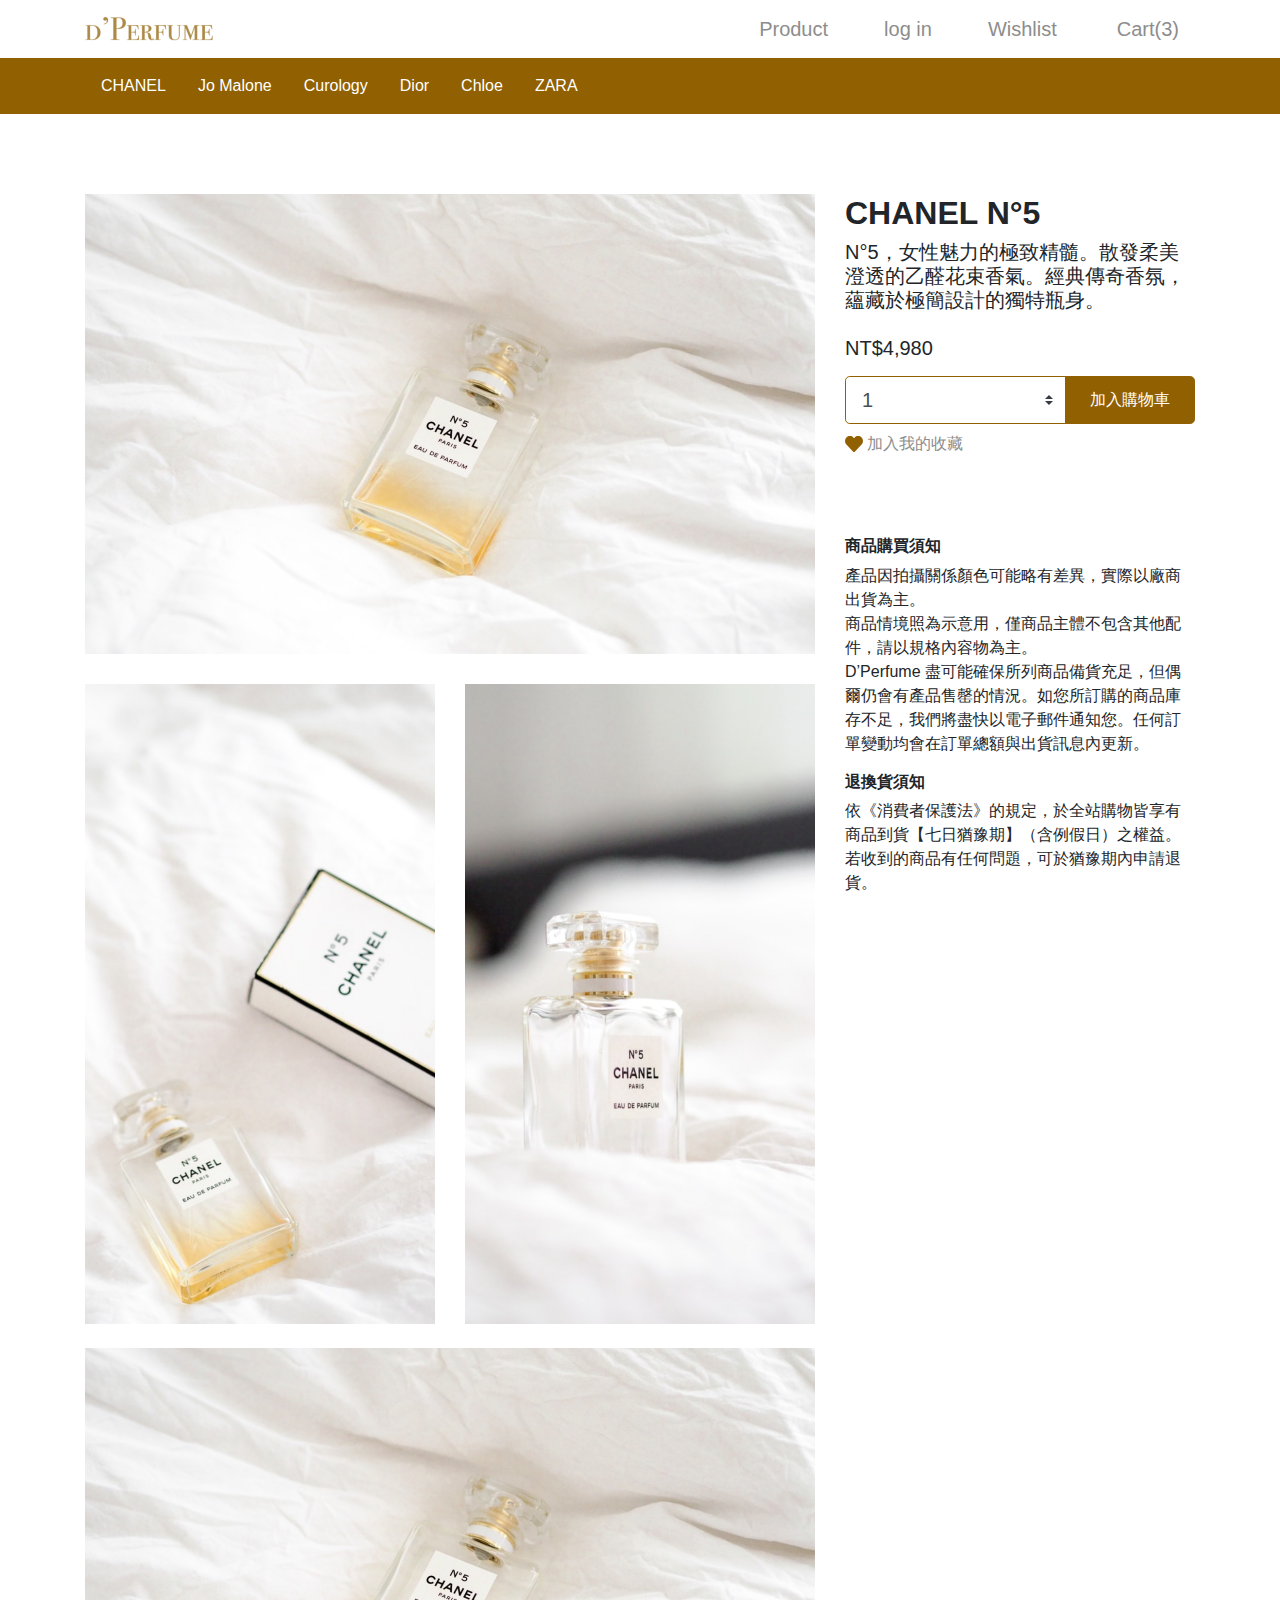
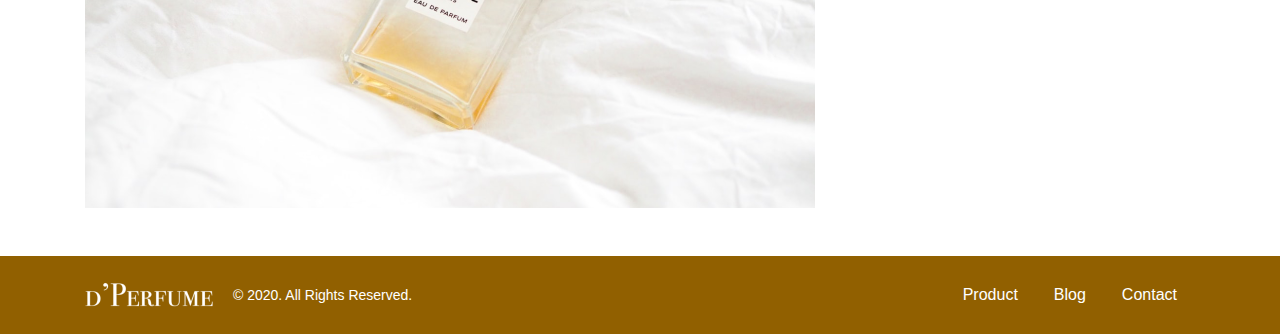
<file: productInfo.html>
<!DOCTYPE html>
<html lang="en">

<head>
    <meta charset="UTF-8">
    <meta name="viewport" content="width=device-width, initial-scale=1.0">

    <title>D'Perfume</title>

    <link rel="shortcut icon" href="img/logo/d’Perfume-title.ico">
    <meta name='description' content='the website of perfume shop' />

    <meta property="og:title" content="D'Perfume" />
    <meta property="og:description" content="the website of perfume shop">
    <meta property="og:type" content="website" />
    <meta property="og:url" content="D'Perfume" />
    <meta property="og:image" content="img/main-banner.png" />

    <link href="img/logo/d’Perfume.png" rel="apple-touch-icon" />

    <meta http-equiv="X-UA-Compatible" content="IE=Edge" />

    <link rel="stylesheet" href="css/all.css">
    <link rel="stylesheet" href="https://cdnjs.cloudflare.com/ajax/libs/font-awesome/5.14.0/css/all.min.css"
        integrity="sha512-1PKOgIY59xJ8Co8+NE6FZ+LOAZKjy+KY8iq0G4B3CyeY6wYHN3yt9PW0XpSriVlkMXe40PTKnXrLnZ9+fkDaog=="
        crossorigin="anonymous" />
    <script src="js/jquery-3.5.1.min.js"></script>
    <script src="js/all.js"></script>
</head>

<body>
    <header class="position-relative">
        <div class="container">
            <nav class="d-flex justify-content-between align-items-center mb-40px mb-md-0">
                <h1 class="m-0"><a href="index.html" class="d-block">D'Perfume</a></h1>
                <ul class="header_menu d-none d-lg-flex justify-content-between m-0">
                    <li>
                        <a class="h5 d-flex align-items-center text-dark font-weight-light mb-0 p-3" href="product.html">
                            <i class="fas fa-tshirt mr-2"></i>
                            <p class="m-0">Product</p>
                        </a>
                    </li>
                    <li>
                        <a class="h5 d-flex align-items-center text-dark font-weight-light mb-0 p-3" href="login.html">
                            <i class="fas fa-user-alt mr-1"></i>
                            <p class="m-0">log in</p>
                        </a>
                    </li>
                    <li>
                        <a class="h5 d-flex align-items-center text-dark font-weight-light mb-0 p-3" href="#">
                            <i class="fas fa-heart mr-1"></i>
                            <p class="m-0">Wishlist</p>
                        </a>
                    </li>
                    <li>
                        <a class="h5 d-flex align-items-center text-dark font-weight-light mb-0 p-3" href="#">
                            <i class="fas fa-shopping-cart mr-2"></i>
                            <p class="m-0">Cart(3)</p>
                        </a>
                    </li>
                </ul>
                <div class="header-mobile d-flex d-lg-none align-items-center">
                    <a class="cart-m position-relative" href="#">
                        <img src="./img/icon/shopping-cart.svg" alt="shopping-cart">
                        <p class="cart-mark rounded-circle bg-primary text-white">3</p>
                    </a>
                    <a class="ham" href="#"><img src="img/icon/bars.svg" alt="ham"></a>
                </div>
            </nav>
        </div>
        <div class="container-fluid">
            <ul class="header_menu-m d-block d-lg-none w-100 p-0">
                <li><a href="product.html" class="d-block text-white px-0 py-3">Product</a></li>
                <li><a href="#" class="d-block text-white px-0 py-3">Wishlist</a></li>
                <li><a href="#" class="d-block text-white px-0 py-3">Blog</a></li>
                <li><a href="#" class="d-block text-white px-0 py-3">Contact</a></li>
                <li><a href="login.html" class="d-block text-white px-0 py-3">Log in</a></li>
            </ul>
        </div>
    </header>
    <!--頁面內容開始-->
    <div class="product_category bg-primary d-none d-lg-flex mb-80px">
        <div class="container">
            <ul class="d-flex m-0 p-0">
                <li><a href="#" class="d-block text-white p-3">CHANEL</a></li>
                <li><a href="#" class="d-block text-white p-3">Jo Malone</a></li>
                <li><a href="#" class="d-block text-white p-3">Curology</a></li>
                <li><a href="#" class="d-block text-white p-3">Dior</a></li>
                <li><a href="#" class="d-block text-white p-3">Chloe</a></li>
                <li><a href="#" class="d-block text-white p-3">ZARA</a></li>
            </ul>
        </div>
    </div>
    <div class="productInfo_content">
        <div class="container">
            <div class="row">
                <div class="col-12 col-md-8 mb-0 mb-md-5">
                    <img src="img/product-info/product-info-1.png" class="productInfo-mainPic" alt="product-pic">
                    <div class="row d-none d-md-flex mb-4">
                        <div class="col-6">
                            <img src="img/product-info/product-info-2.png" alt="product-pic">
                        </div>
                        <div class="col-6">
                            <img src="img/product-info/product-info-3.png" alt="product-pic">
                        </div>
                    </div>
                    <img src="img/product-info/product-info-1.png" class="d-none d-md-block" alt="product-pic">
                </div>
                <div class="col-12 col-md-4">
                    <h2 class="font-weight-bold">CHANEL N°5</h2>
                    <p class="mb-4 h5 font-weight-light">N°5，女性魅力的極致精髓。散發柔美澄透的乙醛花束香氣。經典傳奇香氛，蘊藏於極簡設計的獨特瓶身。</p>
                    <p class="mb-3 h5 font-weight-light">NT$4,980</p>
                    <div class="input-group input-group-lg mb-2">
                        <select class="custom-select" id="inputGroupSelect04">
                            <option value="1" selected>1</option>
                            <option value="2">2</option>
                            <option value="3">3</option>
                        </select>
                        <div class="input-group-append">
                            <button class="btn btn-primary px-5 px-md-4" data-toggle="modal" data-target="#addShopppingCart"
                                type="button">加入購物車</button>
                        </div>
                    </div>
                    <a href="#" class="d-flex align-items-center " data-toggle="modal" data-target="#addFavorite">
                        <img src="img/icon/heart-primary.svg" class="mr-1" alt="add to favorite">
                        <p class="mb-0 text-dark">加入我的收藏</p>
                    </a>
                    <div class="productInfo-notice">
                        <h4>商品購買須知</h4>
                        <p>產品因拍攝關係顏色可能略有差異，實際以廠商出貨為主。<br>商品情境照為示意用，僅商品主體不包含其他配件，請以規格內容物為主。<br>D’Perfume
                            盡可能確保所列商品備貨充足，但偶爾仍會有產品售罄的情況。如您所訂購的商品庫存不足，我們將盡快以電子郵件通知您。任何訂單變動均會在訂單總額與出貨訊息內更新。</p>
                        <h4>退換貨須知</h4>
                        <p class="mb-40px">依《消費者保護法》的規定，於全站購物皆享有商品到貨【七日猶豫期】（含例假日）之權益。<br>若收到的商品有任何問題，可於猶豫期內申請退貨。</p>
                    </div>
                    <div class="d-block d-md-none">
                        <img src="img/product-info/product-info-m-1.png" class="mb-3" alt="product pic">
                        <img src="img/product-info/product-info-m-2.png" class="mb-3" alt="product pic">
                        <img src="img/product-info/product-info-m-3.png" class="mb-40px" alt="product pic">
                    </div>
                </div>
            </div>
        </div>
        <div class="modal fade" id="addFavorite" tabindex="-1" role="dialog" aria-hidden="true">
            <div class="modal-dialog" role="document">
                <div class="modal-content">
                    <div class="modal-body font-weight-bold text-primary text-center">
                        已加入我的收藏
                    </div>
                </div>
            </div>
        </div>
        <div class="modal fade" id="addShopppingCart" tabindex="-1" role="dialog" aria-hidden="true">
            <div class="modal-dialog" role="document">
                <div class="modal-content">
                    <div class="modal-body font-weight-bold text-primary text-center">
                        已加入購物車
                    </div>
                </div>
            </div>
        </div>
    </div>
    <!--頁面內容結束-->
    <footer>
        <div class="footer_menu bg-primary">
            <div class="container">
                <div class="footer_menu_inner d-flex justify-content-between align-items-center">
                    <div class="copyright d-flex align-items-center">
                        <img src="./img/logo/d’Perfume-white.png" alt="logo">
                        <p class="text-white m-0">© 2020. All Rights Reserved.</p>
                    </div>
                    <nav class="d-none d-lg-block">
                        <ul class="d-flex m-0">
                            <li><a href="product.html" class="text-white">Product</a></li>
                            <li><a href="#" class="text-white">Blog</a></li>
                            <li><a href="#" class="text-white">Contact</a></li>
                        </ul>
                    </nav>
                </div>
            </div>
        </div>
    </footer>
    <script src="https://cdn.jsdelivr.net/npm/popper.js@1.16.1/dist/umd/popper.min.js"
        integrity="sha384-9/reFTGAW83EW2RDu2S0VKaIzap3H66lZH81PoYlFhbGU+6BZp6G7niu735Sk7lN"
        crossorigin="anonymous"></script>
    <script src="https://stackpath.bootstrapcdn.com/bootstrap/4.5.2/js/bootstrap.min.js"
        integrity="sha384-B4gt1jrGC7Jh4AgTPSdUtOBvfO8shuf57BaghqFfPlYxofvL8/KUEfYiJOMMV+rV"
        crossorigin="anonymous"></script>
</body>

</html>
</file>
